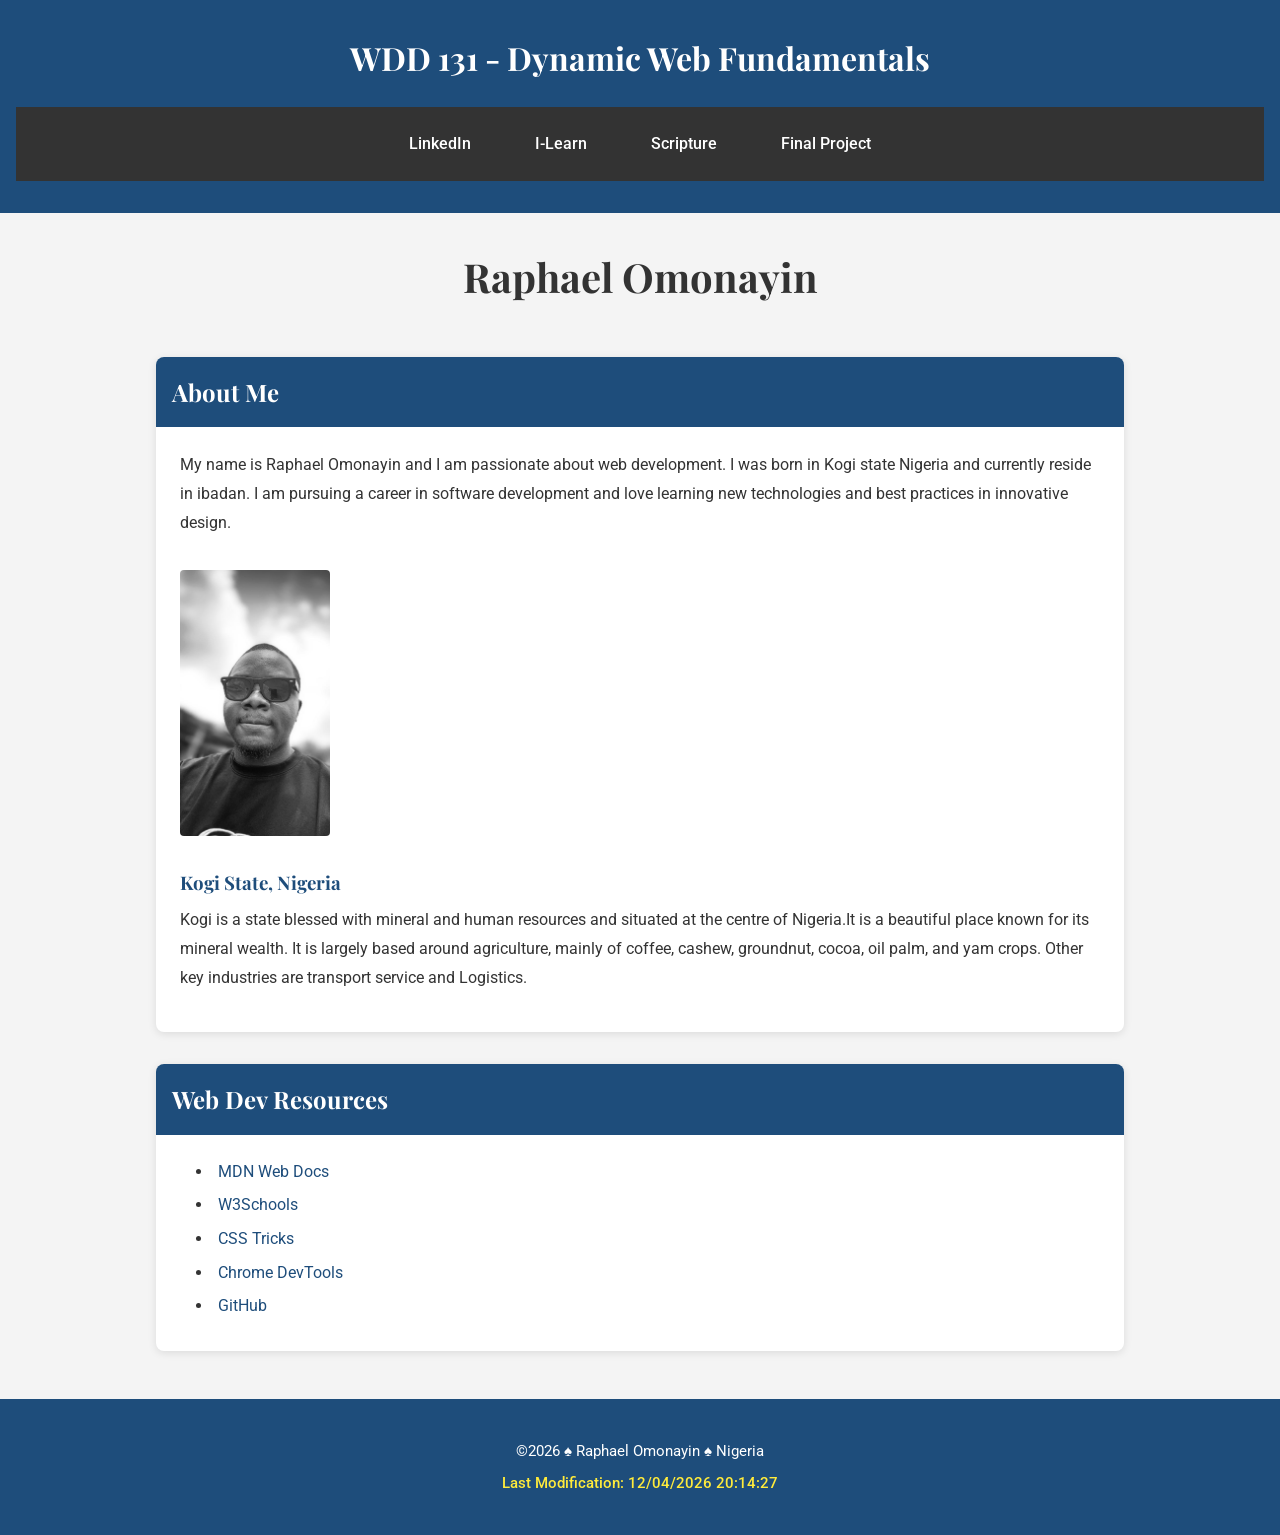
<file: index.html>
<!DOCTYPE html>
<html lang="en">
<head>
    <meta charset="UTF-8">
    <meta name="viewport" content="width=device-width, initial-scale=1.0">
    <title>WDD 131 - Dynamic Web Fundamentals - Raphael Omonayin</title>
    <meta name="description" content="WDD 131 - Dynamic Web Fundamentals - Raphael Omonayin. Learn web development fundamentals including HTML, CSS, and JavaScript in this comprehensive course.">
    <meta name="author" content="Raphael Omonayin">
    <link rel="preconnect" href="https://fonts.googleapis.com">
    <link rel="preconnect" href="https://fonts.gstatic.com" crossorigin>
    <link href="https://fonts.googleapis.com/css2?family=Roboto:wght@400;700&family=Playfair+Display:wght@700&display=swap" rel="stylesheet">
    <link rel="stylesheet" href="styles/base.css">
    <script src="scripts/getdates.js" defer></script>
</head>
<body>
    <header>
        <span id="course-title">WDD 131 - Dynamic Web Fundamentals</span>
        <nav>
            <a href="https://www.linkedin.com">LinkedIn</a>
            <a href="https://byupw.instructure.com/">I-Learn</a>
            <a href="https://www.churchofjesuschrist.org/study/scriptures">Scripture</a>
            <a href="#">Final Project</a>
        </nav>
    </header>

    <main>
        <h1>Raphael Omonayin</h1>

        <section class="card">
            <h2>About Me</h2>
            <div class="card-content">
                <p>
                    My name is Raphael Omonayin and I am passionate about web development. I was born in Kogi state Nigeria and currently reside in ibadan. I am pursuing a career in software development and love learning new technologies and best practices in innovative design.
                </p>
                <img src="images/profile.jpeg" alt="my profile">
                <h3>Kogi State, Nigeria</h3>
                <p>
                    Kogi is a state blessed with mineral and human resources and situated at the centre of Nigeria.It is a beautiful place known for its mineral wealth. It is largely based around agriculture, mainly of coffee, cashew, groundnut, cocoa, oil palm, and yam crops. Other key industries are transport service and Logistics.
                </p>
            </div>
        </section>

        <section class="card">
            <h2>Web Dev Resources</h2>
            <div class="card-content">
                <ul>
                    <li><a href="https://developer.mozilla.org">MDN Web Docs</a></li>
                    <li><a href="https://www.w3schools.com">W3Schools</a></li>
                    <li><a href="https://css-tricks.com">CSS Tricks</a></li>
                    <li><a href="https://developer.chrome.com">Chrome DevTools</a></li>
                    <li><a href="https://github.com">GitHub</a></li>
                </ul>
            </div>
        </section>
    </main>

    <footer>
        <p>&copy;<span id="currentyear"></span> ♠️ Raphael Omonayin ♠️ Nigeria</p>
        <p id="lastModified"></p>
    </footer>
</body>
</html>
</file>
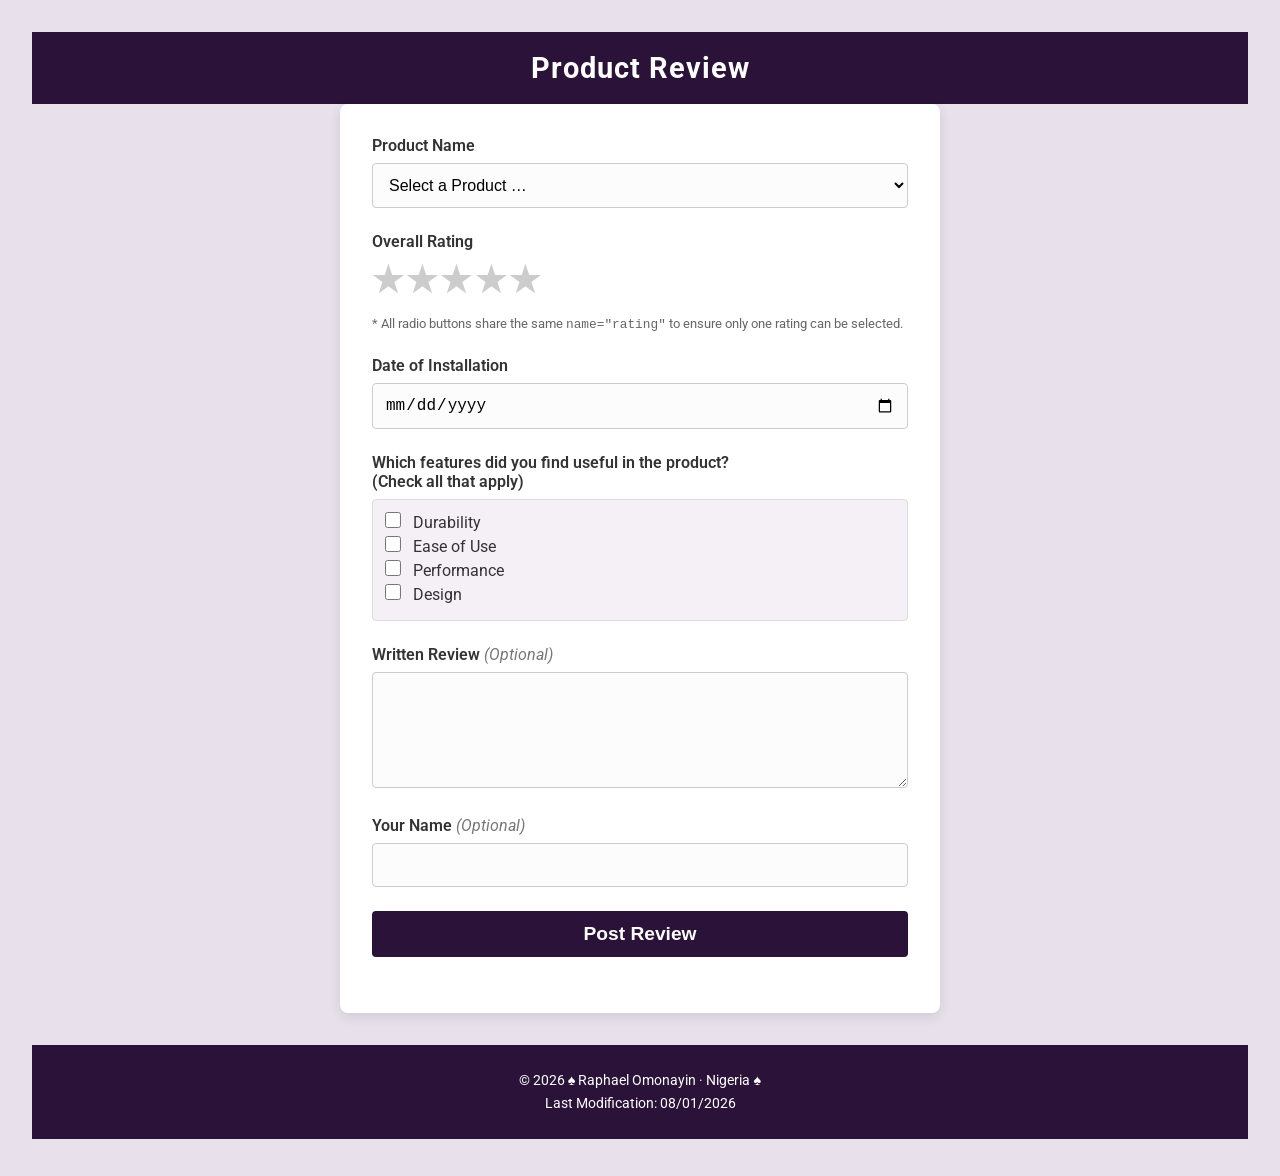
<file: form.html>
<!DOCTYPE html>
<html lang="en">
<head>
  <meta charset="UTF-8">
  <meta name="viewport" content="width=device-width, initial-scale=1.0">
  <title>Product Review Form</title>
  <meta name="description" content="Product Review Form for submitting feedback on products. Please fill out the required fields and submit your review.">
  <meta name="author" content="Raphael Omonayin">
  <link rel="stylesheet" href="styles/form.css">
  <link rel="preconnect" href="https://fonts.googleapis.com">
  <link rel="preconnect" href="https://fonts.gstatic.com" crossorigin>
  <link href="https://fonts.googleapis.com/css2?family=Roboto:wght@400;700&family=Playfair+Display:wght@700&display=swap" rel="stylesheet">
  <script src="scripts/products.js" defer></script>
  <script src="scripts/form.js" defer></script>
</head>
<body>

  <header>
        <h1>Product Review</h1>
    </header>

    <main>
        <form action="review.html" method="get" id="reviewForm">
            <div class="form-group">
                <label for="productName">Product Name</label>
                <select id="productName" name="productName" required>
                    <option value="" disabled selected>Select a Product …</option>
                </select>
            </div>

            <div class="form-group">
                <label>Overall Rating</label>
                <div class="star-rating">
                    <input type="radio" id="star5" name="rating" value="5" required>
                    <label for="star5" title="5 stars">★</label>

                    <input type="radio" id="star4" name="rating" value="4" required>
                    <label for="star4" title="4 stars">★</label>

                    <input type="radio" id="star3" name="rating" value="3" required>
                    <label for="star3" title="3 stars">★</label>

                    <input type="radio" id="star2" name="rating" value="2" required>
                    <label for="star2" title="2 stars">★</label>

                    <input type="radio" id="star1" name="rating" value="1" required>
                    <label for="star1" title="1 star">★</label>
                </div>
                <p class="helper-text">* All radio buttons share the same <code>name="rating"</code> to ensure only one rating can be selected.</p>
            </div>

            <div class="form-group">
                <label for="installDate">Date of Installation</label>
                <input type="date" id="installDate" name="installDate" required>
            </div>

            <div class="form-group">
                <label>Which features did you find useful in the product? <br />(Check all that apply)</label>
                <div class="checkbox-group">
                    <div class="checkbox-item">
                        <input type="checkbox" id="feature1" name="features" value="Durability" />
                        <label for="feature1">Durability</label>
                    </div>
                    <div class="checkbox-item">
                        <input type="checkbox" id="feature2" name="features" value="Ease of Use" />
                        <label for="feature2">Ease of Use</label>
                    </div>
                    <div class="checkbox-item">
                        <input type="checkbox" id="feature3" name="features" value="Performance" />
                        <label for="feature3">Performance</label>
                    </div>
                    <div class="checkbox-item">
                        <input type="checkbox" id="feature4" name="features" value="Design" />
                        <label for="feature4">Design</label>
                    </div>
                </div>
            </div>

            <div class="form-group">
                <label for="writtenReview">Written Review <span class="optional">(Optional)</span></label>
                <textarea id="writtenReview" name="writtenReview" rows="5"></textarea>
            </div>

            <div class="form-group">
                <label for="userName">Your Name <span class="optional">(Optional)</span></label>
                <input type="text" id="userName" name="userName" />
            </div>

            <div class="form-group submit-group">
                <input type="submit" value="Post Review" />
            </div>
        </form>
    </main>


  <footer class="site-footer">
    <p>&copy; 2026 ♠️ Raphael Omonayin &middot; Nigeria ♠️ </p>
    <p>Last Modification: 08/01/2026</p>
  </footer>
</body>
</html>
</file>
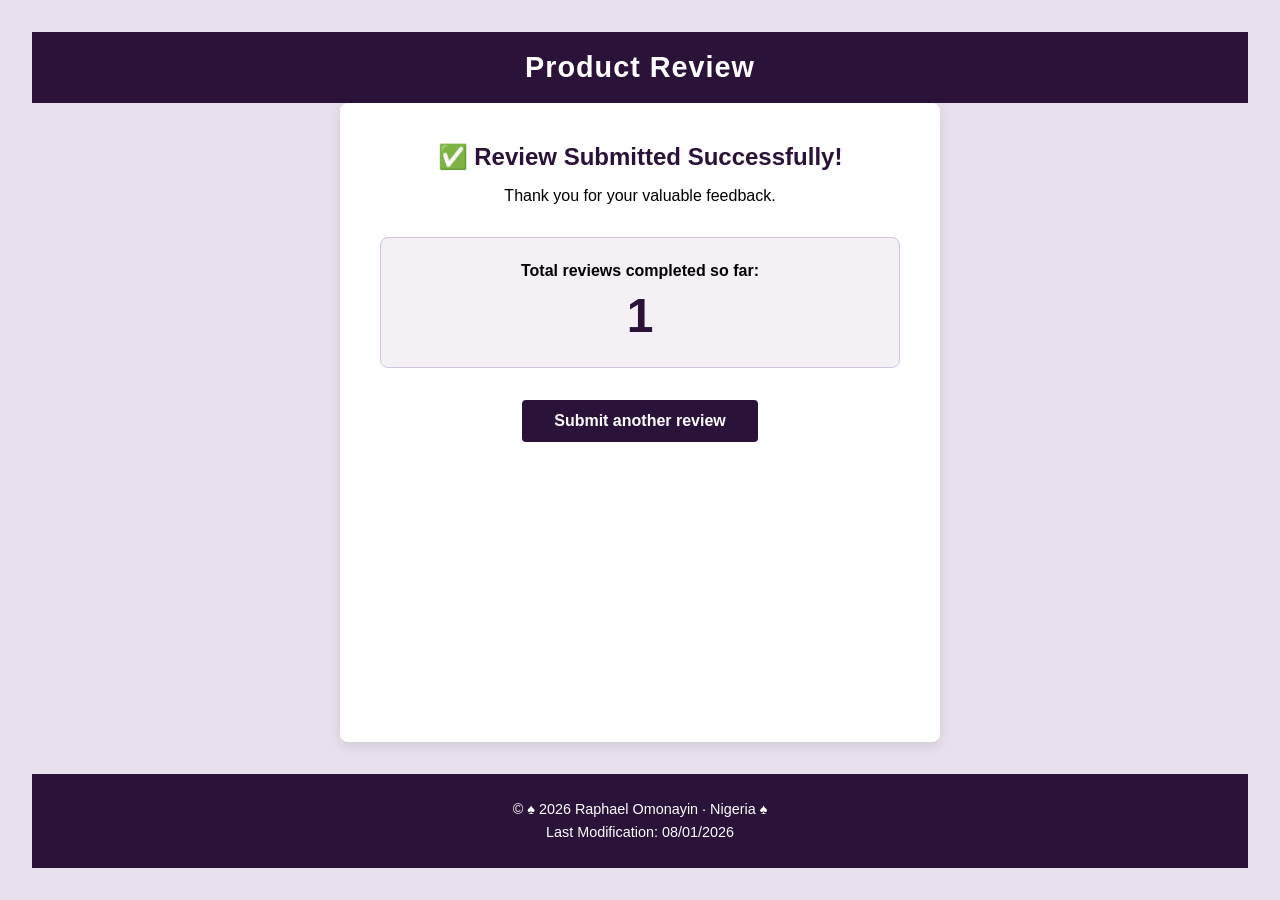
<file: review.html>
<!DOCTYPE html>
<html lang="en">
<head>
  <meta charset="UTF-8">
  <meta name="viewport" content="width=device-width, initial-scale=1.0">
  <title>Review Submitted — Product Review</title>
  <link rel="stylesheet" href="styles/form.css">
  <script src="scripts/products.js" defer></script>
  <script src="scripts/review.js" defer></script>
</head>
<body>

 <header>
        <h1>Product Review</h1>
    </header>

    <main>
        <div class="confirmation-box">
            <h2>✅ Review Submitted Successfully!</h2>
            <p>Thank you for your valuable feedback.</p>
            
            <div class="counter-box">
                <p>Total reviews completed so far:</p>
                <span id="reviewCounter">0</span>
            </div>

            <a href="form.html" class="back-link">Submit another review</a>
        </div>
    </main>

  <footer class="site-footer">
    <p>&copy; ♠️ 2026 Raphael Omonayin &middot; Nigeria ♠️ </p>
    <p>Last Modification: 08/01/2026</p>
  </footer>
</body>
</html>
</file>
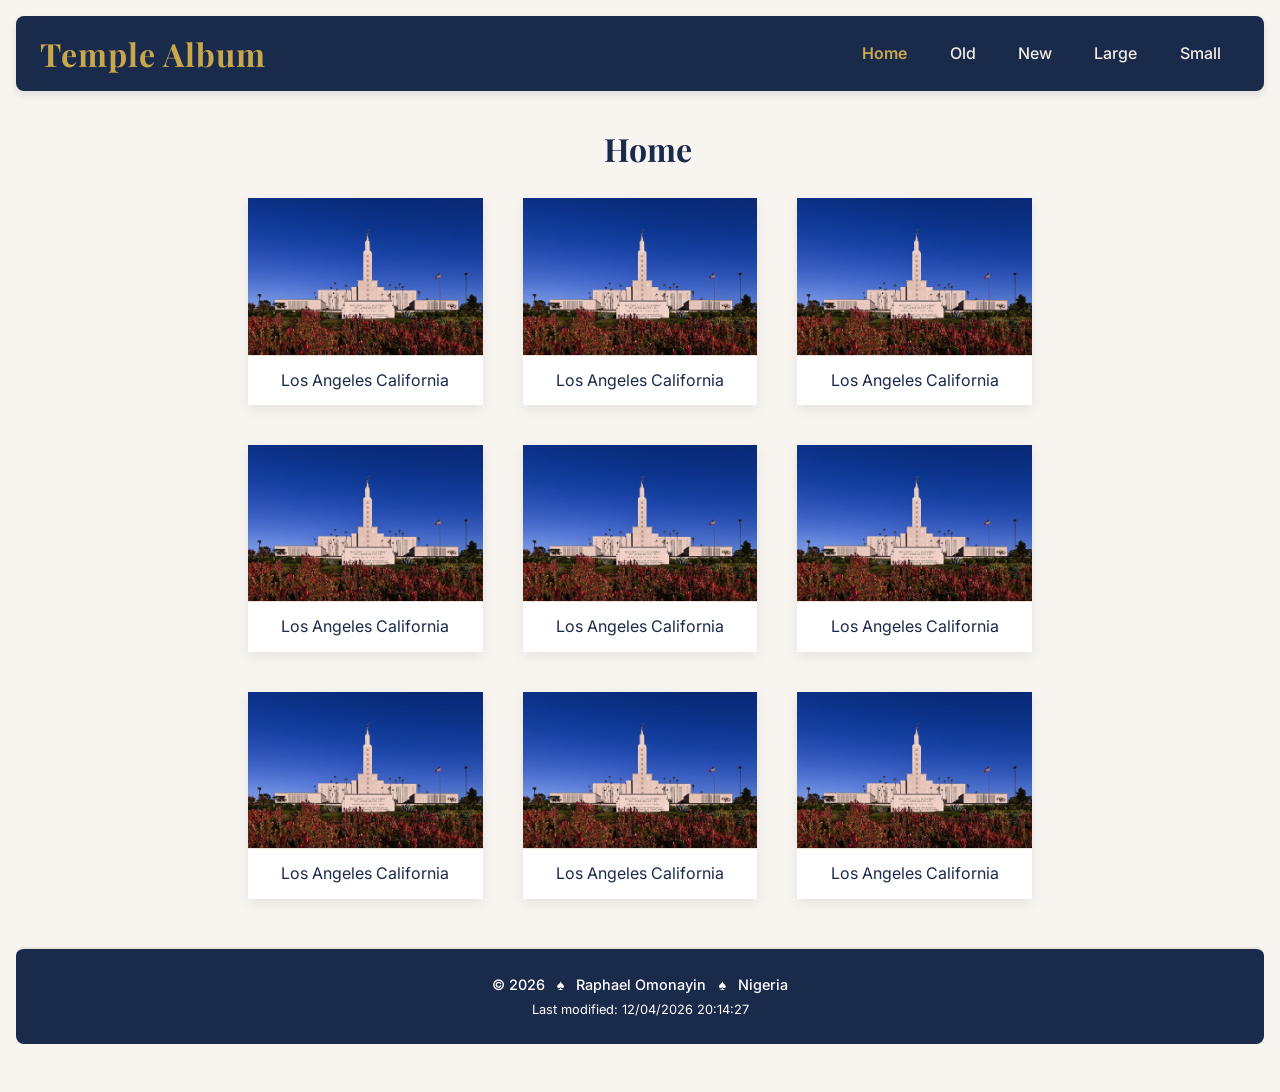
<file: temples.html>
<!DOCTYPE html>
<html lang="en">
<head>
    <meta charset="UTF-8">
    <meta name="viewport" content="width=device-width, initial-scale=1.0">
    <title>Temple Album</title>
    <meta name="description" content="WDD 131 - Temple Album - Raphael Omonayin. Discover a collection of temple images in this album, showcasing various temple architecture.">
    <meta name="author" content="Raphael Omonayin">
    <link rel="preconnect" href="https://fonts.googleapis.com">
    <link rel="preconnect" href="https://fonts.gstatic.com" crossorigin>
    <link href="https://fonts.googleapis.com/css2?family=Playfair+Display:wght@400;700&family=Inter:wght@300;400;600&display=swap" rel="stylesheet">
    <link rel="stylesheet" href="styles/temples.css">
    <link rel="stylesheet" href="styles/temples-large.css">
    <script defer src="scripts/temples.js"></script>
</head>
<body>
    <header>
        <div class="header-inner">
            <div class="logo-area">
                <h1 class="site-title">Temple Album</h1>
                <button id="hamburger-btn" aria-label="Toggle navigation menu">
                    <span class="hamburger-icon">☰</span>
                    <span class="close-icon">✕</span>
                </button>
            </div>

            <nav id="main-nav">
                <ul class="nav-list">
                    <li><a href="#" class="active">Home</a></li>
                    <li><a href="#">Old</a></li>
                    <li><a href="#">New</a></li>
                    <li><a href="#">Large</a></li>
                    <li><a href="#">Small</a></li>
                </ul>
            </nav>
        </div>
    </header>

    <main>
        <h2>Home</h2>
        <div class="gallery">

            <figure>
                <img src="images/angeles.jpeg" alt="Los Angeles California Temple" loading="lazy" />
                <figcaption>Los Angeles California</figcaption>
            </figure>

            <figure>
                <img src="images/angeles.jpeg" alt="Los Angeles California Temple" loading="lazy" />
                <figcaption>Los Angeles California</figcaption>
            </figure>

            <figure>
                <img src="images/angeles.jpeg" alt="Los Angeles California Temple" loading="lazy" />
                <figcaption>Los Angeles California</figcaption>
            </figure>

            <figure>
                <img src="images/angeles.jpeg" alt="Los Angeles California Temple" loading="lazy" />
                <figcaption>Los Angeles California</figcaption>
            </figure>

            <figure>
                <img src="images/angeles.jpeg" alt="Los Angeles California Temple" loading="lazy" />
                <figcaption>Los Angeles California</figcaption>
            </figure>

            <figure>
                <img src="images/angeles.jpeg" alt="Los Angeles California Temple" loading="lazy" />
                <figcaption>Los Angeles California</figcaption>
            </figure>

            <figure>
                <img src="images/angeles.jpeg" alt="Los Angeles California Temple" loading="lazy" />
                <figcaption>Los Angeles California</figcaption>
            </figure>

            <figure>
                <img src="images/angeles.jpeg" alt="Los Angeles California Temple" loading="lazy" />
                <figcaption>Los Angeles California</figcaption>
            </figure>

            <figure>
                <img src="images/angeles.jpeg" alt="Los Angeles California Temple" loading="lazy" />
                <figcaption>Los Angeles California</figcaption>
            </figure>

        </div>
    </main>

    <footer>
        <p>
            &copy; <span id="copyright-year"></span>
            &nbsp; ♠️ &nbsp; Raphael Omonayin &nbsp; ♠️ &nbsp; Nigeria
        </p>
        <p id="last-modified"></p>
    </footer>

</body>
</html>
</file>
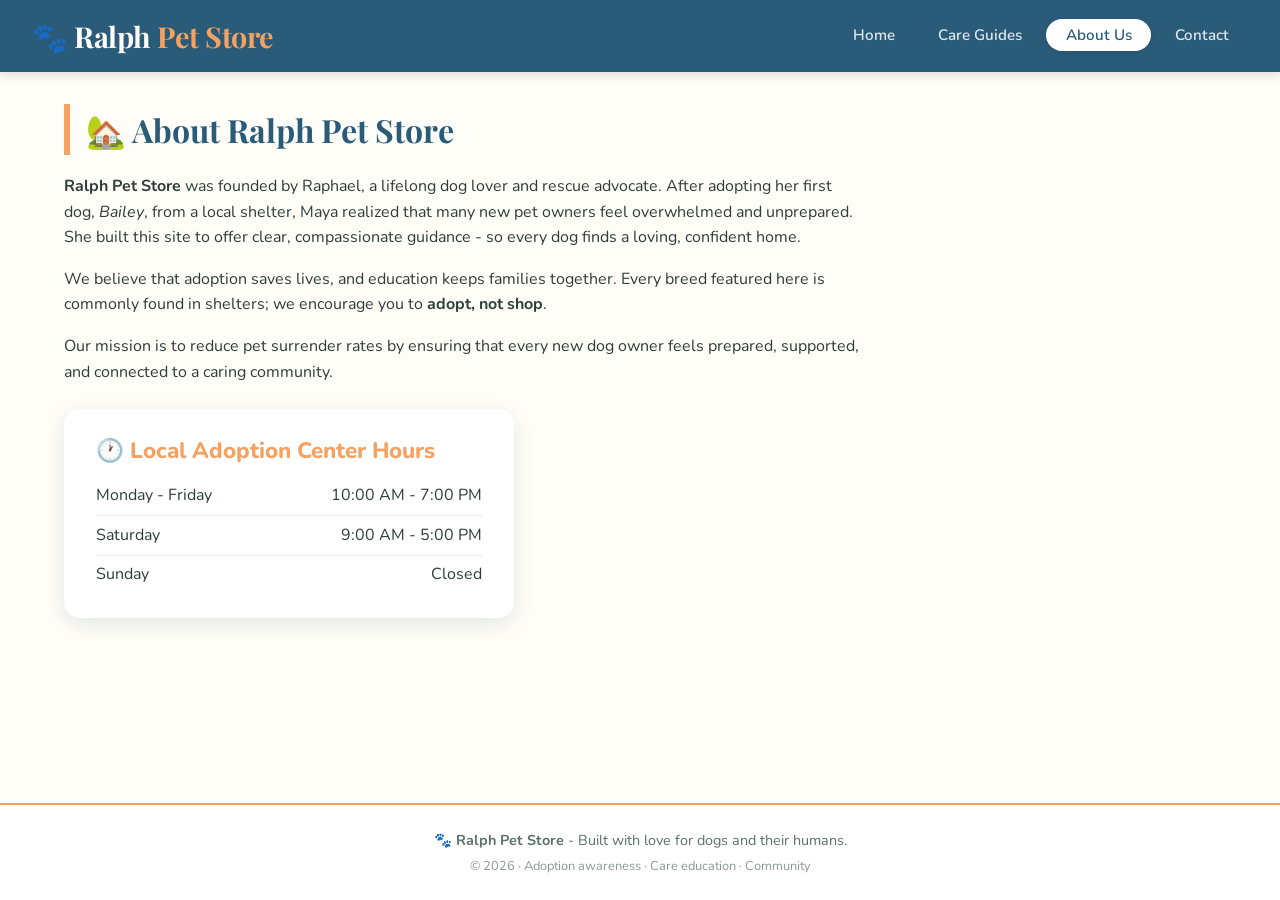
<file: project/about-us.html>
<!DOCTYPE html>
<html lang="en">
<head>
    <meta charset="UTF-8">
    <meta name="viewport" content="width=device-width, initial-scale=1.0">
    <title>🐾 Ralph & Pet Store — About Us</title>
    <meta name="description" content="Ralph Pet Store website is a comprehensive resource for dog owners and those considering adoption.">
    <meta name="author" content="Raphael Omonayin">
    <link rel="preconnect" href="https://fonts.googleapis.com">
    <link rel="preconnect" href="https://fonts.gstatic.com" crossorigin>
    <link href="https://fonts.googleapis.com/css2?family=Nunito:wght@400;600;800&family=Playfair+Display:wght@700&display=swap" rel="stylesheet"> 
    <link rel="stylesheet" href="./style/pet.css">
    <script src="./scripts/pet.js" defer></script>
</head>
<body>

    <nav>
        <div class="logo">🐾 Ralph<span> Pet Store</span></div>
        <ul class="nav-links">
            <li><a href="pet-home.html">Home</a></li>
            <li><a href="care-guide.html">Care Guides</a></li>
            <li><a href="about-us.html" class="active">About Us</a></li>
            <li><a href="contact.html">Contact</a></li>
        </ul>
    </nav>

    <main class="container">

        <section id="page-about" class="page active-page">
            <h2>🏡 About Ralph Pet Store</h2>

            <div class="about-content">
                <p>
                    <strong>Ralph Pet Store</strong> was founded by Raphael, a lifelong dog lover and rescue advocate.
                    After adopting her first dog, <em>Bailey</em>, from a local shelter, Maya realized that many new
                    pet owners feel overwhelmed and unprepared. She built this site to offer clear, compassionate
                    guidance - so every dog finds a loving, confident home.
                </p>
                <p>
                    We believe that adoption saves lives, and education keeps families together. Every breed featured
                    here is commonly found in shelters; we encourage you to <strong>adopt, not shop</strong>.
                </p>
                <p>
                    Our mission is to reduce pet surrender rates by ensuring that every new dog owner feels prepared,
                    supported, and connected to a caring community.
                </p>

                <div class="hours-box">
                    <h3>🕐 Local Adoption Center Hours</h3>
                    <ul>
                        <li><span>Monday - Friday</span> <span>10:00 AM - 7:00 PM</span></li>
                        <li><span>Saturday</span> <span>9:00 AM - 5:00 PM</span></li>
                        <li><span>Sunday</span> <span>Closed</span></li>
                    </ul>
                </div>
            </div>
        </section>

    </main>

    <footer>
        <p><strong>🐾 Ralph Pet Store</strong> - Built with love for dogs and their humans.</p>
        <p class="footer-sub">© 2026 · Adoption awareness · Care education · Community</p>
    </footer>

</body>
</html>
</file>
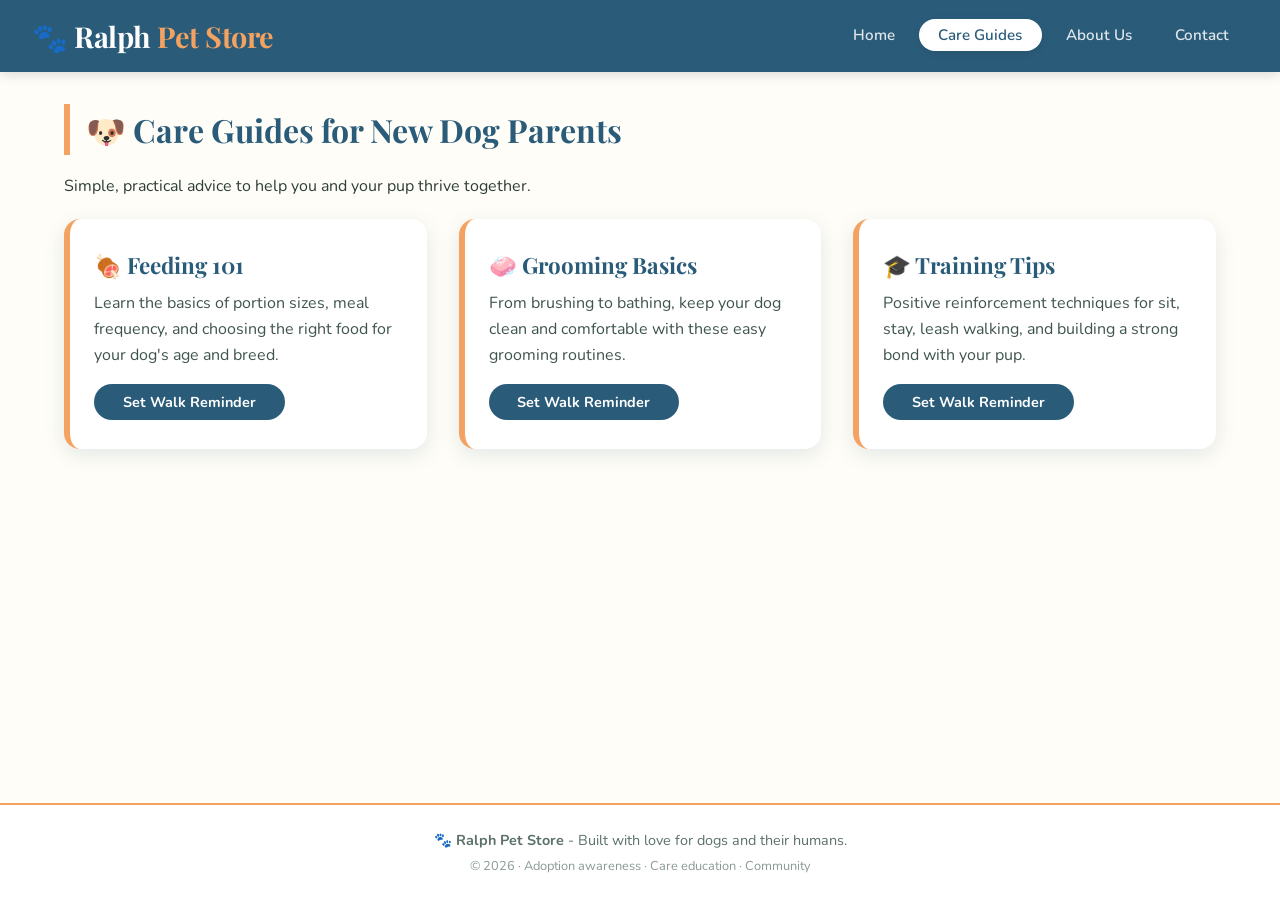
<file: project/care-guide.html>
<!DOCTYPE html>
<html lang="en">
<head>
    <meta charset="UTF-8" />
    <meta name="viewport" content="width=device-width, initial-scale=1.0" />
    <title>🐾 Ralph & Pet Store — Care Guides</title>
    <meta name="description" content="Ralph Pet Store website is a comprehensive resource for dog owners and those considering adoption.">
    <meta name="author" content="Raphael Omonayin">
    <link rel="preconnect" href="https://fonts.googleapis.com" />
    <link rel="preconnect" href="https://fonts.gstatic.com" crossorigin />
    <link href="https://fonts.googleapis.com/css2?family=Nunito:wght@400;600;800&family=Playfair+Display:wght@700&display=swap" rel="stylesheet">
    <link rel="stylesheet" href="./style/pet.css" />
    <script src="./scripts/pet.js" defer></script>
</head>
<body>

    <nav>
        <div class="logo">🐾 Ralph <span> Pet Store</span></div>
        <ul class="nav-links">
            <li><a href="pet-home.html">Home</a></li>
            <li><a href="care-guide.html" class="active">Care Guides</a></li>
            <li><a href="about-us.html">About Us</a></li>
            <li><a href="contact.html">Contact</a></li>
        </ul>
    </nav>

    <main class="container">

        <section id="page-care" class="page active-page">
            <h2>🐶 Care Guides for New Dog Parents</h2>
            <p class="page-intro">Simple, practical advice to help you and your pup thrive together.</p>

            <div class="care-grid">
                <div class="care-card">
                    <h3>🍖 Feeding 101</h3>
                    <p>Learn the basics of portion sizes, meal frequency, and choosing the right food for your dog's age and breed.</p>
                    <button class="reminder-btn" data-reminder="Feeding 101">Set Walk Reminder</button>
                </div>

                <div class="care-card">
                    <h3>🧼 Grooming Basics</h3>
                    <p>From brushing to bathing, keep your dog clean and comfortable with these easy grooming routines.</p>
                    <button class="reminder-btn" data-reminder="Grooming Basics">Set Walk Reminder</button>
                </div>

                <div class="care-card">
                    <h3>🎓 Training Tips</h3>
                    <p>Positive reinforcement techniques for sit, stay, leash walking, and building a strong bond with your pup.</p>
                    <button class="reminder-btn" data-reminder="Training Tips">Set Walk Reminder</button>
                </div>
            </div>
        </section>

    </main>

    <footer>
        <p><strong>🐾 Ralph Pet Store</strong> - Built with love for dogs and their humans.</p>
        <p class="footer-sub">© 2026 · Adoption awareness · Care education · Community</p>
    </footer>

</body>
</html>
</file>
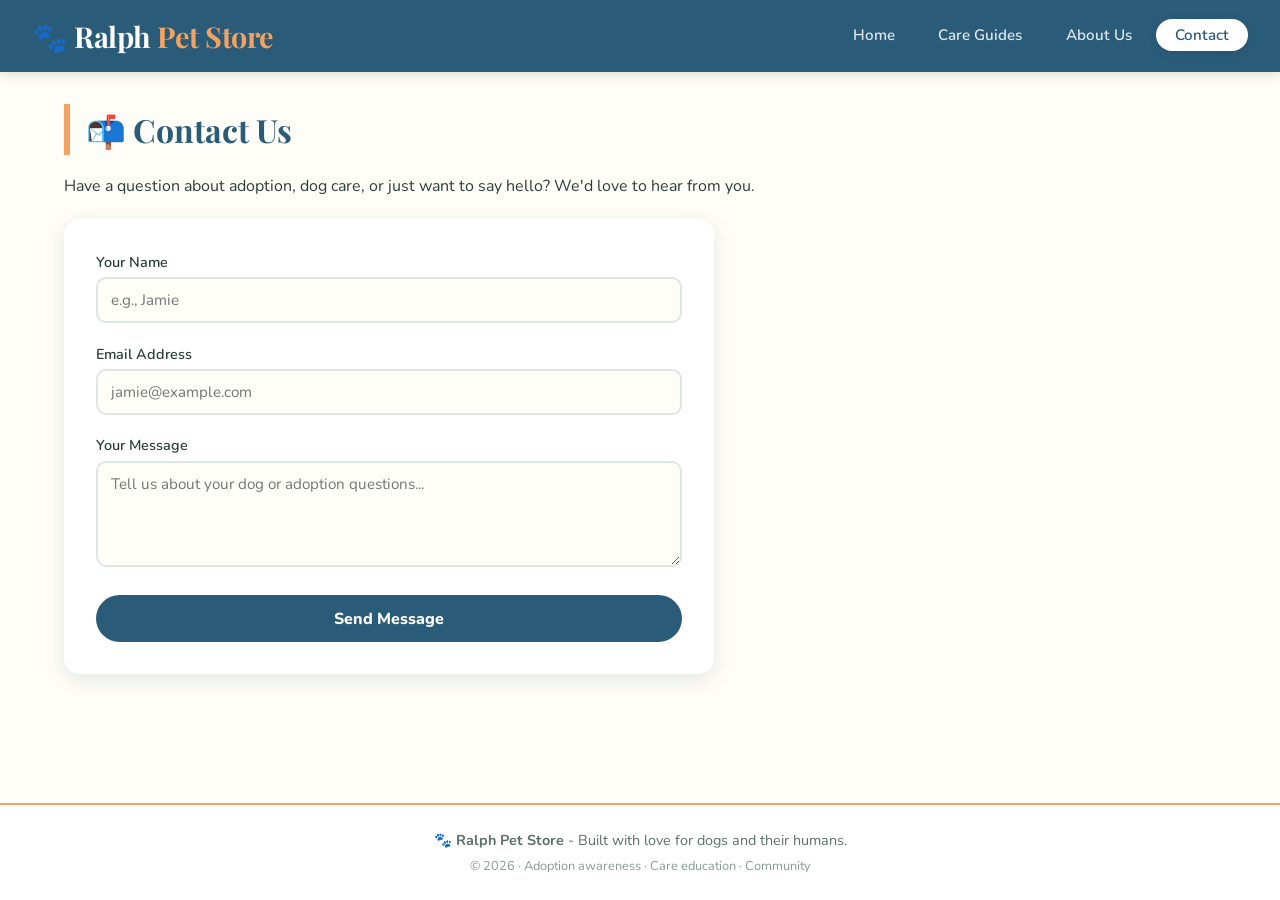
<file: project/contact.html>
<!DOCTYPE html>
<html lang="en">
<head>
    <meta charset="UTF-8">
    <meta name="viewport" content="width=device-width, initial-scale=1.0">
    <title>🐾 Ralph & Pet Store — Contact</title>
    <meta name="description" content="Ralph Pet Store website is a comprehensive resource for dog owners and those considering adoption.">
    <meta name="author" content="Raphael Omonayin">
    <link rel="preconnect" href="https://fonts.googleapis.com">
    <link rel="preconnect" href="https://fonts.gstatic.com" crossorigin>
    <link href="https://fonts.googleapis.com/css2?family=Nunito:wght@400;600;800&family=Playfair+Display:wght@700&display=swap" rel="stylesheet">
    <link rel="stylesheet" href="./style/pet.css" />
    <script src="./scripts/pet.js" defer></script>
</head>
<body>

    <nav>
        <div class="logo">🐾 Ralph <span> Pet Store</span></div>
        <ul class="nav-links">
            <li><a href="pet-home.html">Home</a></li>
            <li><a href="care-guide.html">Care Guides</a></li>
            <li><a href="about-us.html">About Us</a></li>
            <li><a href="contact.html" class="active">Contact</a></li>
        </ul>
    </nav>


    <main class="container">

        <section id="page-contact" class="page active-page">
            <h2>📬 Contact Us</h2>
            <p class="page-intro">Have a question about adoption, dog care, or just want to say hello? We'd love to hear from you.</p>

            <div class="contact-wrapper">
                <div class="contact-form">
                    <form id="contactForm" novalidate>
                        <div class="form-group" id="nameGroup">
                            <label for="formName">Your Name</label>
                            <input type="text" id="formName" placeholder="e.g., Jamie" required>
                            <div class="error-msg">Please enter your name.</div>
                        </div>

                        <div class="form-group" id="emailGroup">
                            <label for="formEmail">Email Address</label>
                            <input type="email" id="formEmail" placeholder="jamie@example.com" required>
                            <div class="error-msg">Please enter a valid email address.</div>
                        </div>

                        <div class="form-group" id="messageGroup">
                            <label for="formMessage">Your Message</label>
                            <textarea id="formMessage" rows="4" placeholder="Tell us about your dog or adoption questions..." required></textarea>
                            <div class="error-msg">Please enter a message.</div>
                        </div>

                        <button type="submit" class="submit-btn">Send Message</button>
                        <div class="form-success" id="formSuccess">✅ Thank you! Your message has been sent.</div>
                    </form>
                </div>
            </div>
        </section>

    </main>

    <footer>
        <p><strong>🐾 Ralph Pet Store</strong> - Built with love for dogs and their humans.</p>
        <p class="footer-sub">© 2026 · Adoption awareness · Care education · Community</p>
    </footer>

</body>
</html>
</file>
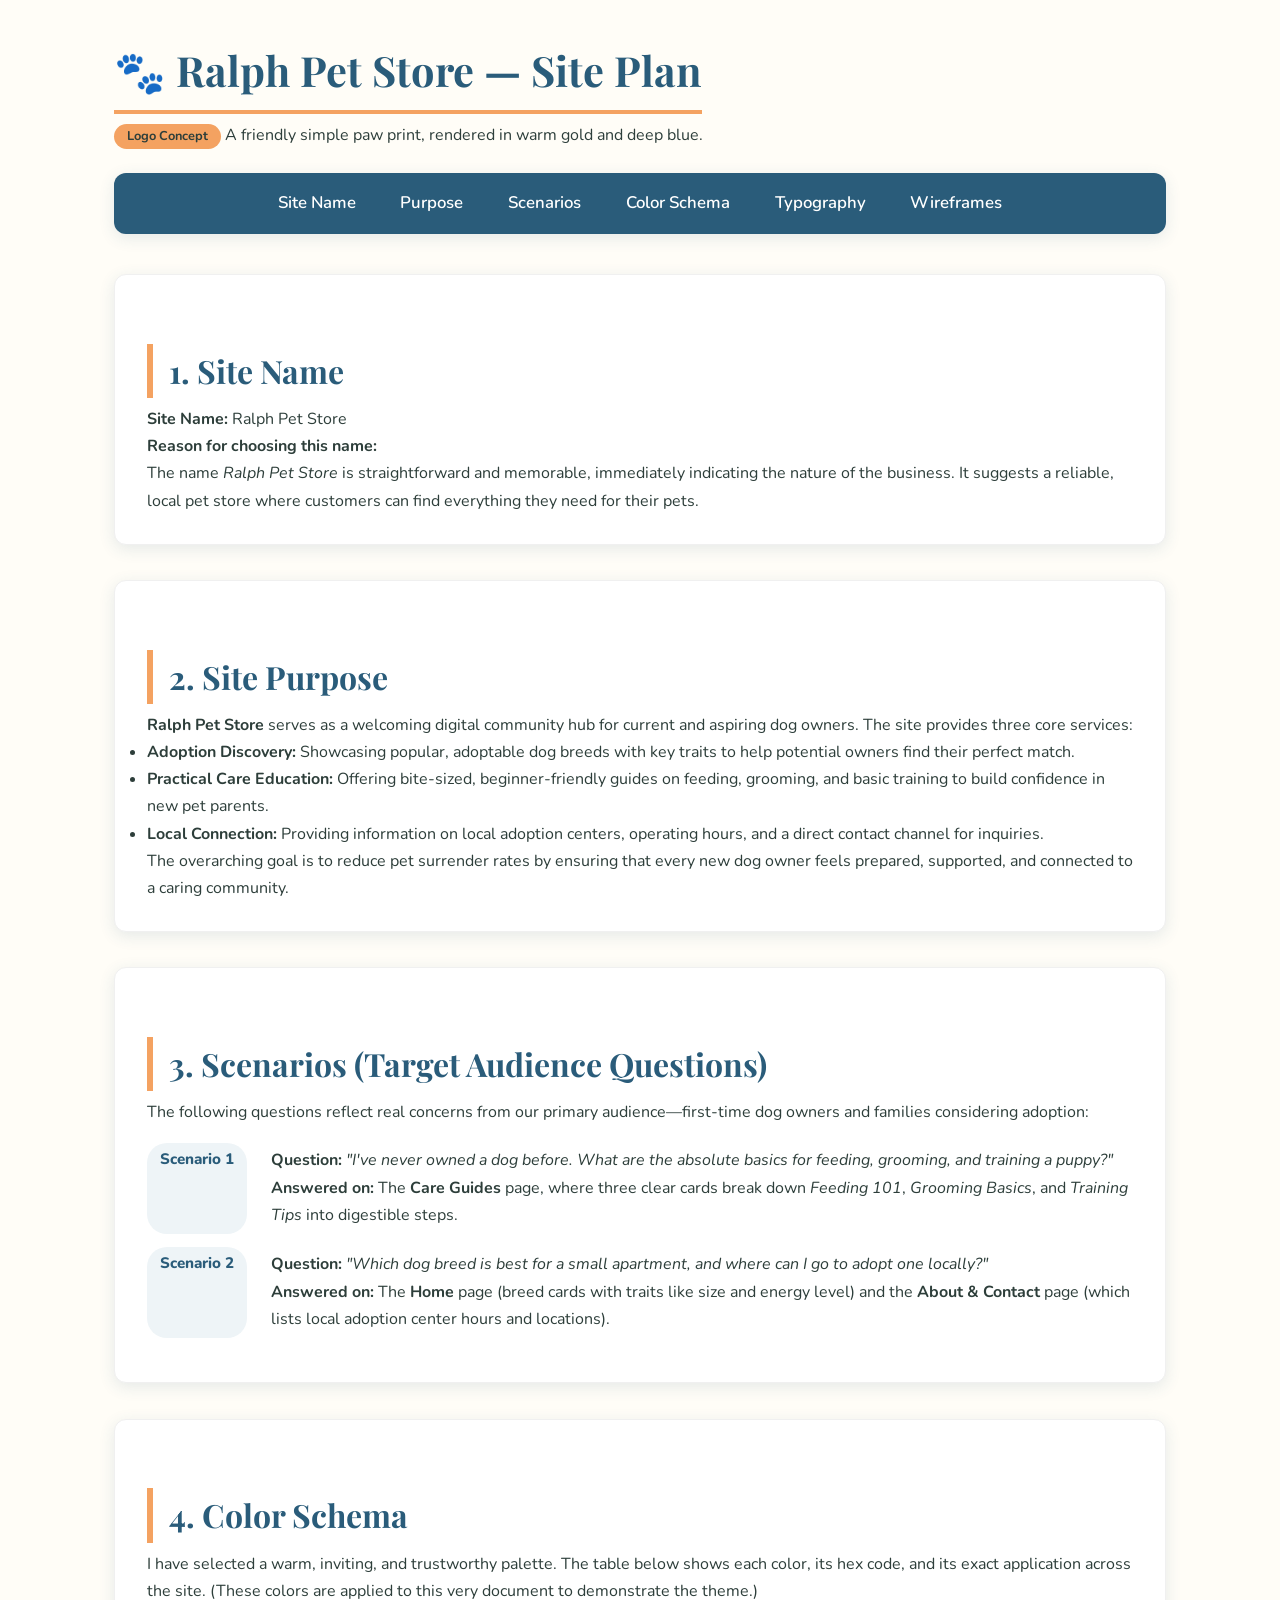
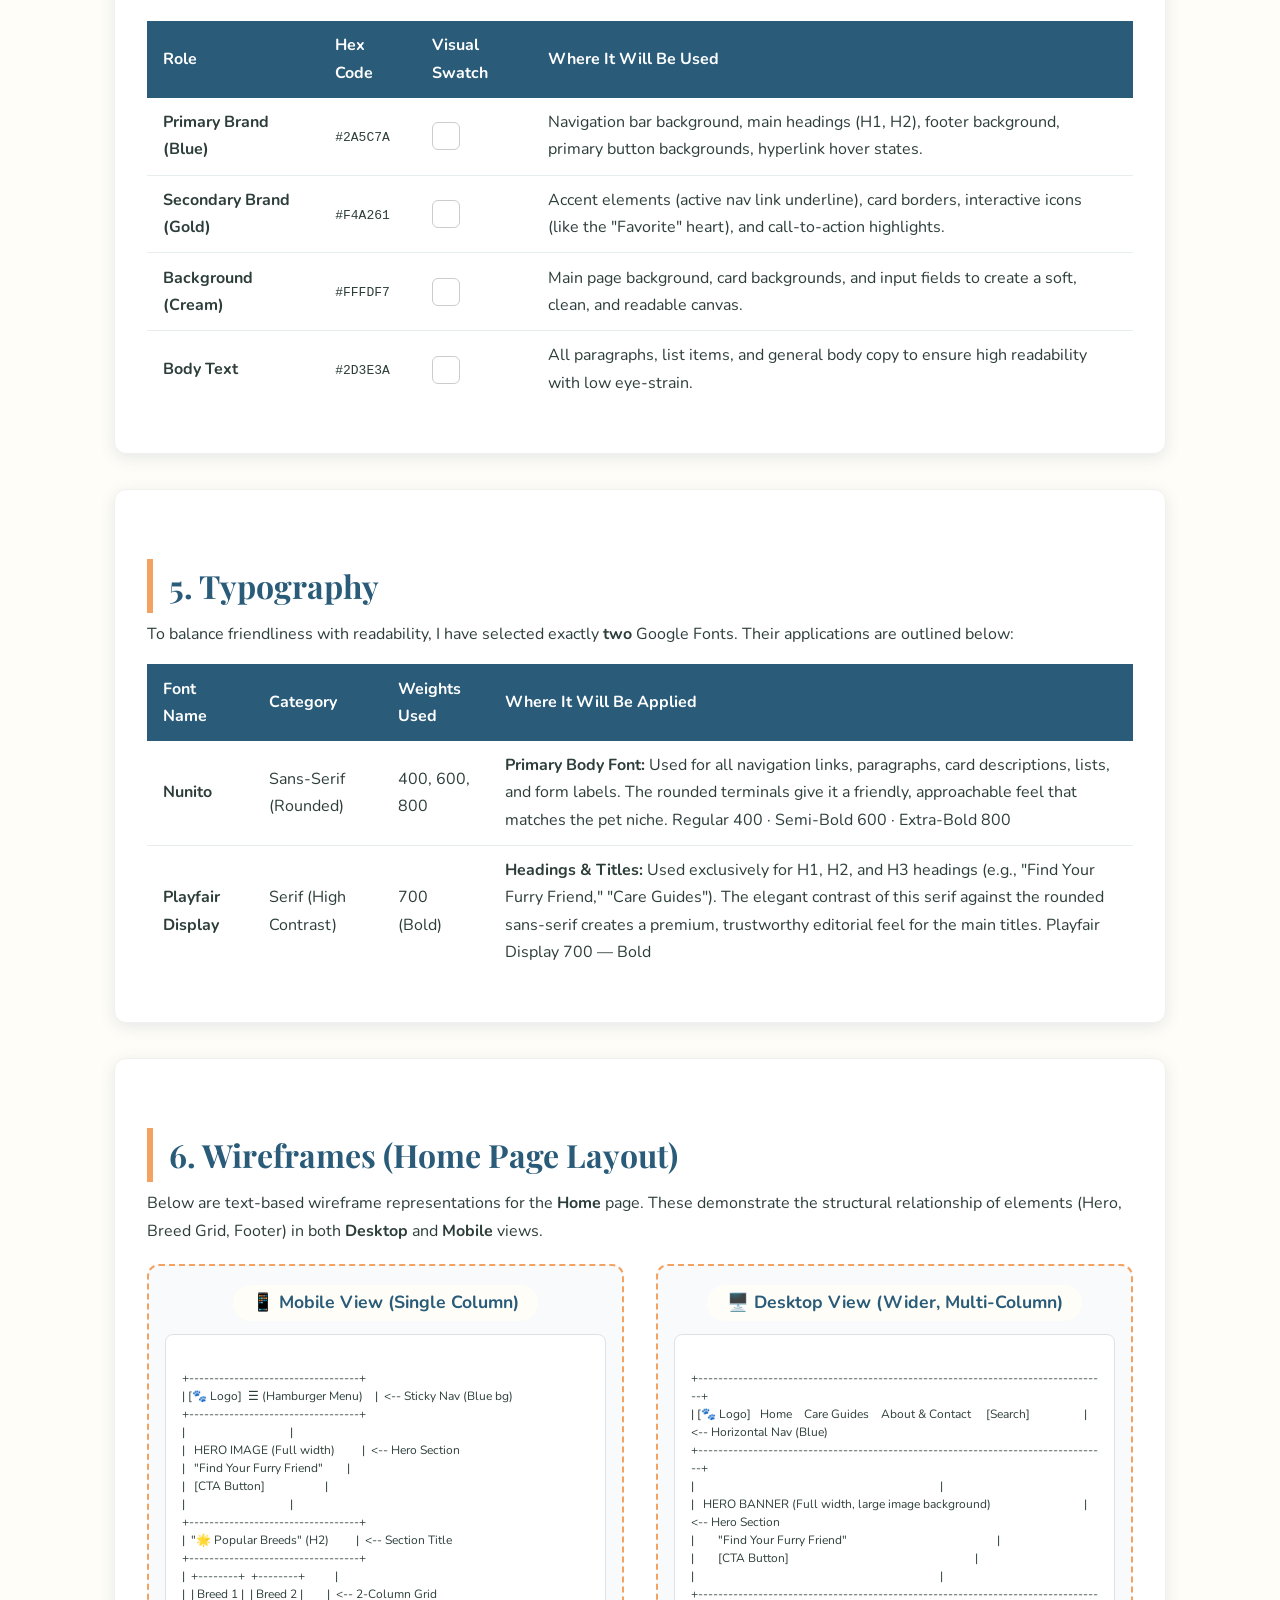
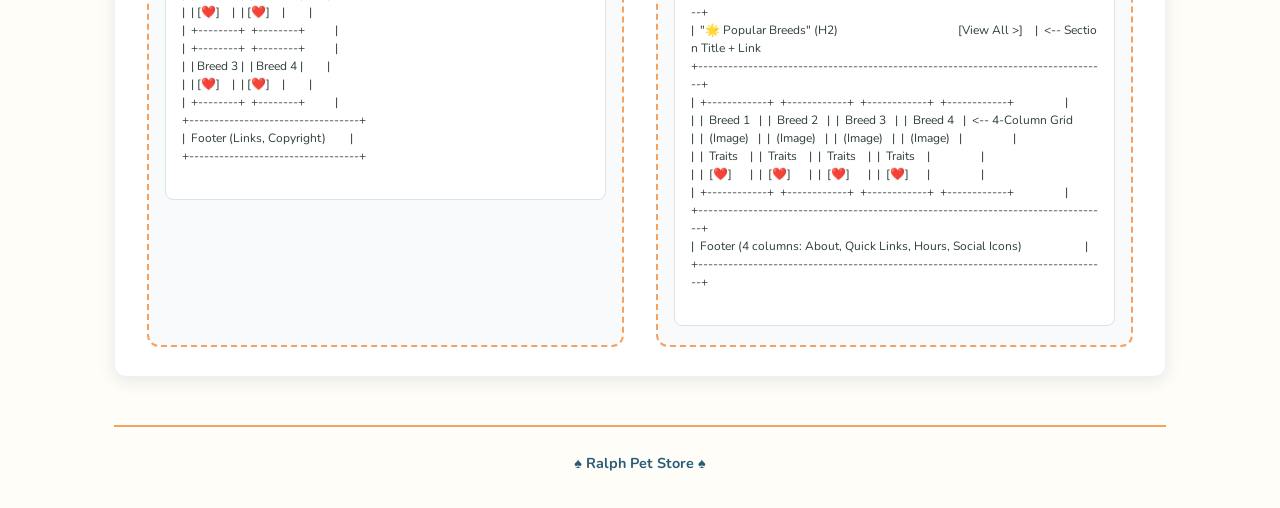
<file: project/siteplan.html>
<!DOCTYPE html>
<html lang="en">
<head>
    <meta charset="UTF-8">
    <meta name="viewport" content="width=device-width, initial-scale=1.0">
    <title> 🐾 Ralph Pet Store </title>
    <meta name="description" content="Site Plan - Ralph Pet Store website is a comprehensive resource for dog owners and those considering adoption.">
    <meta name="author" content="Raphael Omonayin">
    <link rel="preconnect" href="https://fonts.googleapis.com">
    <link rel="preconnect" href="https://fonts.gstatic.com" crossorigin>
    <link href="https://fonts.googleapis.com/css2?family=Nunito:wght@400;600;800&family=Playfair+Display:wght@700&display=swap" rel="stylesheet">
    <link rel="stylesheet" href="style/siteplan.css">
</head>
<body>
    <header>
        <h1>🐾 Ralph Pet Store — Site Plan</h1>
        <p>
            <span class="badge">Logo Concept</span> A friendly simple paw print, rendered in warm gold and deep blue.
        </p>
    </header>
    <nav aria-label="Table of contents">
        <ul>
            <li><a href="#site-name">Site Name</a></li>
            <li><a href="#purpose">Purpose</a></li>
            <li><a href="#scenarios">Scenarios</a></li>
            <li><a href="#color-schema">Color Schema</a></li>
            <li><a href="#typography">Typography</a></li>
            <li><a href="#wireframes">Wireframes</a></li>
        </ul>
    </nav>
    <main>

        <section id="site-name">
            <h2>1. Site Name</h2>
            <p><strong>Site Name:</strong> <span>Ralph Pet Store</span></p>
            <p><strong>Reason for choosing this name:</strong></p>
            <p>
                The name <em>Ralph Pet Store</em> is straightforward and memorable, immediately indicating the nature of the business.
                It suggests a reliable, local pet store where customers can find everything they need for their pets.
            </p>
        </section>

        <section id="purpose">
            <h2>2. Site Purpose</h2>
            <p>
                <strong>Ralph Pet Store</strong> serves as a welcoming digital community hub for current and aspiring dog owners.
                The site provides three core services:
            </p>
            <ul>
                <li><strong>Adoption Discovery:</strong> Showcasing popular, adoptable dog breeds with key traits to help potential owners find their perfect match.</li>
                <li><strong>Practical Care Education:</strong> Offering bite-sized, beginner-friendly guides on feeding, grooming, and basic training to build confidence in new pet parents.</li>
                <li><strong>Local Connection:</strong> Providing information on local adoption centers, operating hours, and a direct contact channel for inquiries.</li>
            </ul>
            <p>
                The overarching goal is to reduce pet surrender rates by ensuring that every new dog owner feels prepared, supported, and connected to a caring community.
            </p>
        </section>

        <section id="scenarios">
            <h2>3. Scenarios (Target Audience Questions)</h2>
            <p>The following questions reflect real concerns from our primary audience—first-time dog owners and families considering adoption:</p>

            <dl>
                <dt>Scenario 1</dt>
                <dd>
                    <strong>Question:</strong> <em>"I've never owned a dog before. What are the absolute basics for feeding, grooming, and training a puppy?"</em><br>
                    <strong>Answered on:</strong> The <strong>Care Guides</strong> page, where three clear cards break down <em>Feeding 101</em>, <em>Grooming Basics</em>, and <em>Training Tips</em> into digestible steps.
                </dd>

                <dt>Scenario 2</dt>
                <dd>
                    <strong>Question:</strong> <em>"Which dog breed is best for a small apartment, and where can I go to adopt one locally?"</em><br>
                    <strong>Answered on:</strong> The <strong>Home</strong> page (breed cards with traits like size and energy level) and the <strong>About &amp; Contact</strong> page (which lists local adoption center hours and locations).
                </dd>
            </dl>
        </section>

        <section id="color-schema">
            <h2>4. Color Schema</h2>
            <p>
                I have selected a warm, inviting, and trustworthy palette. The table below shows each color, its hex code, and its exact application across the site.
                <span>(These colors are applied to this very document to demonstrate the theme.)</span>
            </p>

            <table>
                <thead>
                    <tr>
                        <th>Role</th>
                        <th>Hex Code</th>
                        <th>Visual Swatch</th>
                        <th>Where It Will Be Used</th>
                    </tr>
                </thead>
                <tbody>
                    <tr>
                        <td><strong>Primary Brand (Blue)</strong></td>
                        <td><code>#2A5C7A</code></td>
                        <td><span class="color-swatch"></span></td>
                        <td>Navigation bar background, main headings (H1, H2), footer background, primary button backgrounds, hyperlink hover states.</td>
                    </tr>
                    <tr>
                        <td><strong>Secondary Brand (Gold)</strong></td>
                        <td><code>#F4A261</code></td>
                        <td><span class="color-swatch"></span></td>
                        <td>Accent elements (active nav link underline), card borders, interactive icons (like the "Favorite" heart), and call-to-action highlights.</td>
                    </tr>
                    <tr>
                        <td><strong>Background (Cream)</strong></td>
                        <td><code>#FFFDF7</code></td>
                        <td><span class="color-swatch"></span></td>
                        <td>Main page background, card backgrounds, and input fields to create a soft, clean, and readable canvas.</td>
                    </tr>
                    <tr>
                        <td><strong>Body Text</strong></td>
                        <td><code>#2D3E3A</code></td>
                        <td><span class="color-swatch"></span></td>
                        <td>All paragraphs, list items, and general body copy to ensure high readability with low eye-strain.</td>
                    </tr>
                </tbody>
            </table>
        </section>

        <section id="typography">
            <h2>5. Typography</h2>
            <p>To balance friendliness with readability, I have selected exactly <strong>two</strong> Google Fonts. Their applications are outlined below:</p>

            <table>
                <thead>
                    <tr>
                        <th>Font Name</th>
                        <th>Category</th>
                        <th>Weights Used</th>
                        <th>Where It Will Be Applied</th>
                    </tr>
                </thead>
                <tbody>
                    <tr>
                        <td><strong>Nunito</strong></td>
                        <td>Sans-Serif (Rounded)</td>
                        <td>400, 600, 800</td>
                        <td>
                            <strong>Primary Body Font:</strong> Used for all navigation links, paragraphs, card descriptions, lists, and form labels.
                            The rounded terminals give it a friendly, approachable feel that matches the pet niche.
                            <span>
                                <span>Regular 400</span> · 
                                <span>Semi-Bold 600</span> · 
                                <span>Extra-Bold 800</span>
                            </span>
                        </td>
                    </tr>
                    <tr>
                        <td><strong>Playfair Display</strong></td>
                        <td>Serif (High Contrast)</td>
                        <td>700 (Bold)</td>
                        <td>
                            <strong>Headings &amp; Titles:</strong> Used exclusively for H1, H2, and H3 headings (e.g., "Find Your Furry Friend," "Care Guides").
                            The elegant contrast of this serif against the rounded sans-serif creates a premium, trustworthy editorial feel for the main titles.
                            <span>
                                Playfair Display 700 — Bold
                            </span>
                        </td>
                    </tr>
                </tbody>
            </table>
        </section>

        <section id="wireframes">
            <h2>6. Wireframes (Home Page Layout)</h2>
            <p>
                Below are text-based wireframe representations for the <strong>Home</strong> page.
                These demonstrate the structural relationship of elements (Hero, Breed Grid, Footer) in both <strong>Desktop</strong> and <strong>Mobile</strong> views.
            </p>

            <div class="wireframe-container">

                <figure>
                    <figcaption>📱 Mobile View (Single Column)</figcaption>
                    <div class="wireframe-box">
+----------------------------------+
| [🐾 Logo]  ☰ (Hamburger Menu)    |  &lt;-- Sticky Nav (Blue bg)
+----------------------------------+
|                                   |
|   HERO IMAGE (Full width)         |  &lt;-- Hero Section
|   "Find Your Furry Friend"        |
|   [CTA Button]                    |
|                                   |
+----------------------------------+
|  "🌟 Popular Breeds" (H2)         |  &lt;-- Section Title
+----------------------------------+
|  +--------+  +--------+          |
|  | Breed 1 |  | Breed 2 |        |  &lt;-- 2-Column Grid
|  | [❤️]    |  | [❤️]    |        |
|  +--------+  +--------+          |
|  +--------+  +--------+          |
|  | Breed 3 |  | Breed 4 |        |
|  | [❤️]    |  | [❤️]    |        |
|  +--------+  +--------+          |
+----------------------------------+
|  Footer (Links, Copyright)        |
+----------------------------------+
                    </div>
                </figure>

                <figure>
                    <figcaption>🖥️ Desktop View (Wider, Multi-Column)</figcaption>
                    <div class="wireframe-box">
+----------------------------------------------------------------------------------+
| [🐾 Logo]   Home    Care Guides    About & Contact     [Search]                  |  &lt;-- Horizontal Nav (Blue)
+----------------------------------------------------------------------------------+
|                                                                                  |
|   HERO BANNER (Full width, large image background)                               |  &lt;-- Hero Section
|        "Find Your Furry Friend"                                                  |
|        [CTA Button]                                                              |
|                                                                                  |
+----------------------------------------------------------------------------------+
|  "🌟 Popular Breeds" (H2)                                        [View All &gt;]    |  &lt;-- Section Title + Link
+----------------------------------------------------------------------------------+
|  +------------+  +------------+  +------------+  +------------+                 |
|  |  Breed 1   |  |  Breed 2   |  |  Breed 3   |  |  Breed 4   |  &lt;-- 4-Column Grid
|  |  (Image)   |  |  (Image)   |  |  (Image)   |  |  (Image)   |                 |
|  |  Traits    |  |  Traits    |  |  Traits    |  |  Traits    |                 |
|  |  [❤️]      |  |  [❤️]      |  |  [❤️]      |  |  [❤️]      |                 |
|  +------------+  +------------+  +------------+  +------------+                 |
+----------------------------------------------------------------------------------+
|  Footer (4 columns: About, Quick Links, Hours, Social Icons)                     |
+----------------------------------------------------------------------------------+
                    </div>
                </figure>

            </div>
        </section>

    </main>

    <footer>
        <p>
          ♠️  <strong>Ralph Pet Store</strong> ♠️ 
        </p>
    </footer>

</body>
</html>
</file>
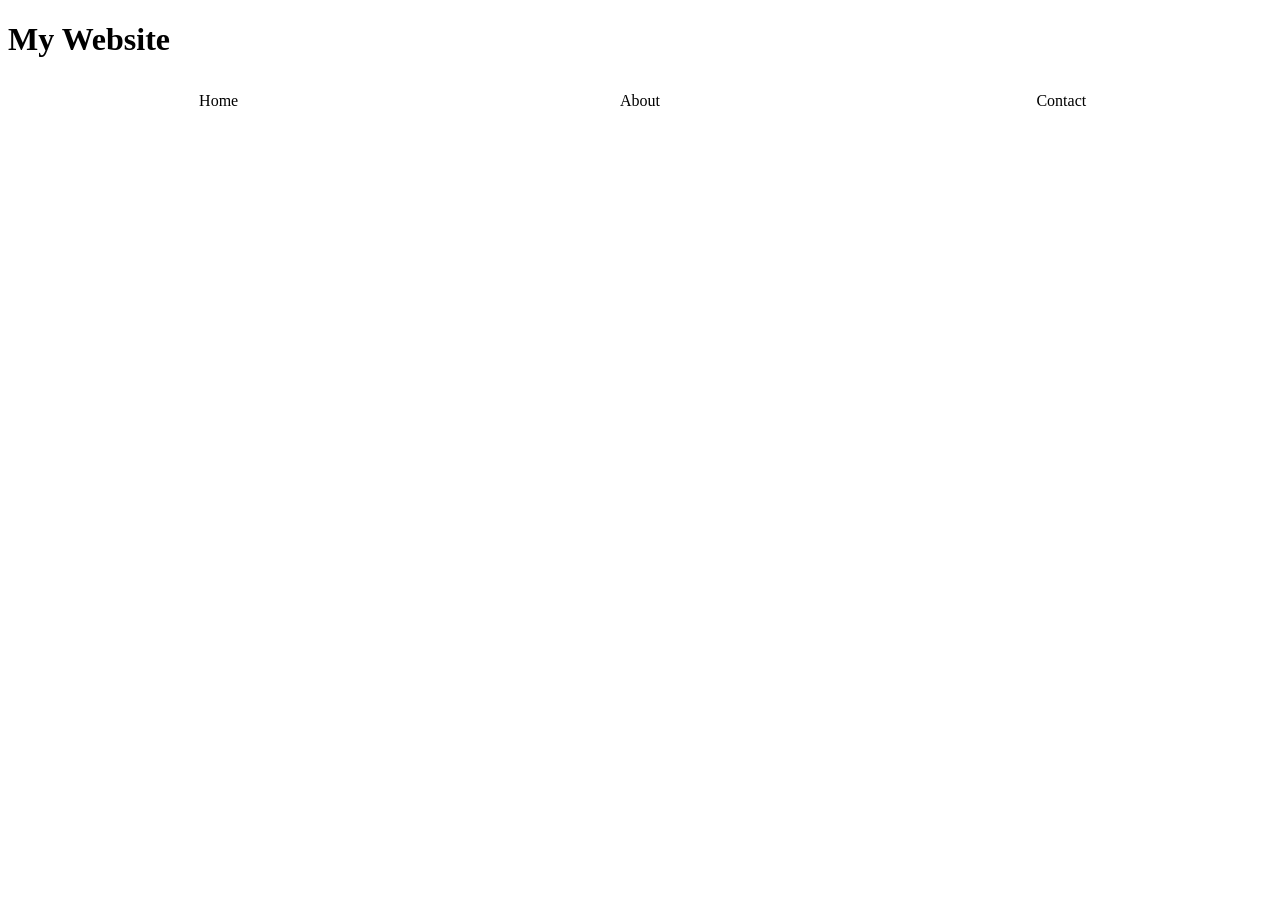
<file: week01/basic-layout.html>
<!DOCTYPE html>
<html lang="en">
<head>
    <meta charset="UTF-8">
    <meta name="viewport" content="width=device-width, initial-scale=1.0">
    <title>Layout</title>
    <link rel="stylesheet" href="styles/layout.css">
</head>
<body>

    <header>
        <h1>My Website</h1>
    </header>
    <nav class="navigation">
            <a href="#">Home</a>
            <a href="#">About</a>
            <a href="#">Contact</a>
        </nav>
    
    <main>

    </main>

    <aside>

    </aside>

    <footer>

    </footer>
</body>
</html>
</file>
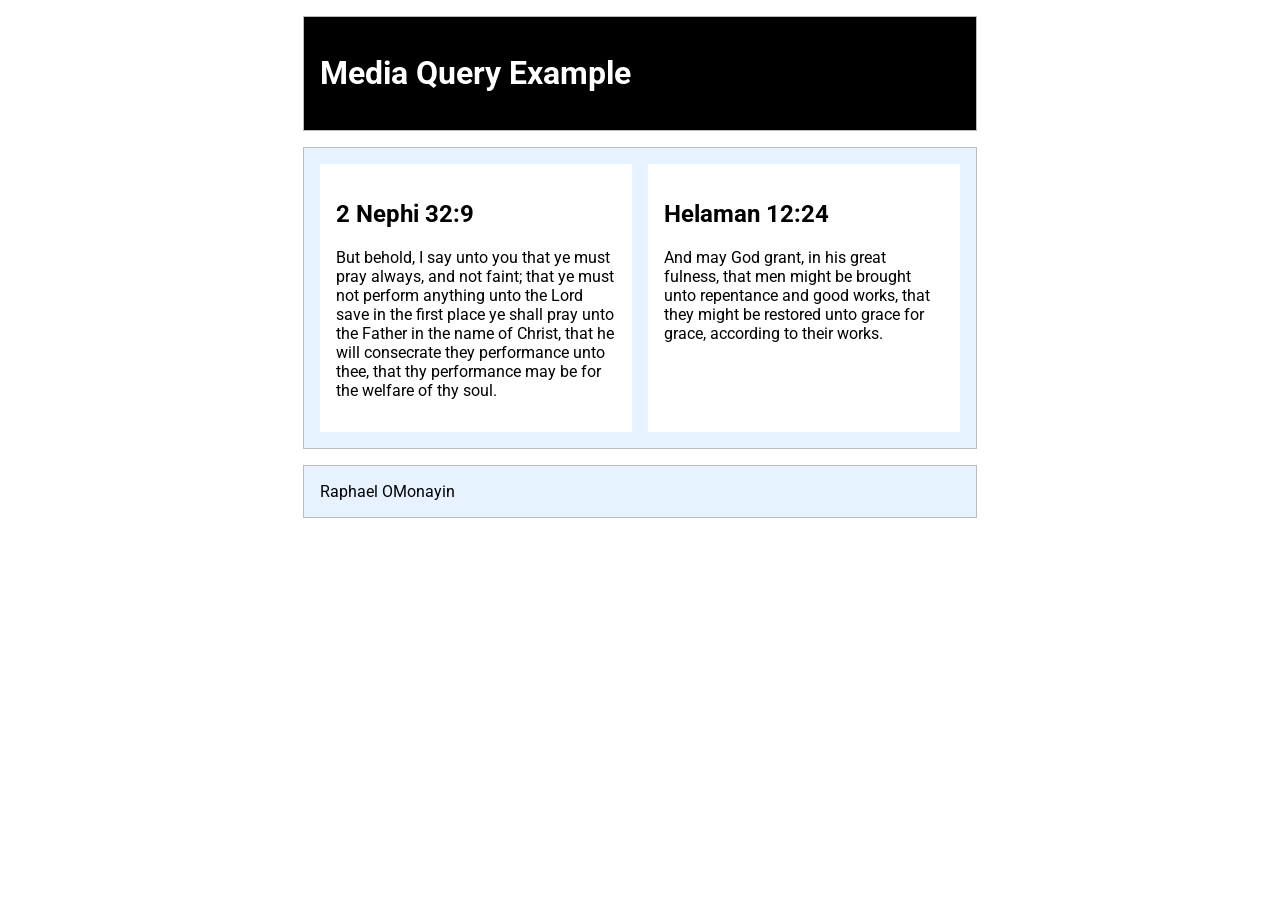
<file: week02/media-query.html>
<!DOCTYPE html>
<html lang="en">
<head>
    <meta charset="utf-8">
    <meta name="viewport" content="width=device-width, initial-scale=1.0">
    <title>WDD 131 - Media Query Example</title>
    <meta name="description" content="Media query learning activity example page.">
    <meta name="author" content="[Put your full name here]">
    <link rel="preconnect" href="https://fonts.googleapis.com">
    <link rel="preconnect" href="https://fonts.gstatic.com" crossorigin>
    <link href="https://fonts.googleapis.com/css2?family=Roboto&display=swap" rel="stylesheet">
    <link rel="stylesheet" href="styles/media-query.css">
    <link rel="stylesheet" href="styles/media-query-large.css">
</head>
<body>
    <header>
        <h1>Media Query Example</h1>
    </header>
<main>
  <section>
     <h2>2 Nephi 32:9</h2>
     <p>But behold, I say unto you that ye must pray always, and not faint; that ye must not perform anything unto the Lord save in the first place ye shall pray unto the Father in the name of Christ, that he will consecrate they performance unto thee, that thy performance may be for the welfare of thy soul.</p>
  </section>
  <section>
        <h2>Helaman 12:24</h2>
        <p>And may God grant, in his great fulness, that men might be brought unto repentance and good works, that they might be restored unto grace for grace, according to their works.</p>
  </section>
</main>
<footer>
  Raphael OMonayin
</footer>
</body>
</html>
</file>
<file: styles/base.css>
* {
    margin: 0;
    padding: 0;
    box-sizing: border-box;
}

body {
    font-family: 'Roboto', sans-serif;
    line-height: 1.6;
    color: #333;
    background-color: #f4f4f4;
}


header {
    background-color: #1e4d7b;
    color: white;
    padding: 2rem 1rem;
    text-align: center;
}

#course-title {
    display: block;
    font-family: 'Playfair Display', serif;
    font-size: 2rem;
    margin-bottom: 1.5rem;
    font-weight: 700;
}


nav {
    display: flex;
    justify-content: center;
    gap: 2rem;
    flex-wrap: wrap;
    background-color: #333;
    padding: 1rem;
}

nav a {
    color: white;
    text-decoration: none;
    font-weight: 500;
    padding: 0.5rem 1rem;
    transition: background-color 0.3s ease, transform 0.3s ease;
}

nav a:hover {
    background-color: #1e4d7b;
    border-radius: 4px;
    transform: scale(1.05);
}


main {
    max-width: 1000px;
    margin: 2rem auto;
    padding: 0 1rem;
}

h1 {
    font-family: 'Playfair Display', serif;
    font-size: 2.5rem;
    text-align: center;
    margin-bottom: 2rem;
    color: #333;
}


main {
    display: grid;
    grid-template-columns: 1fr;
}

main > h1 {
    grid-column: 1 / -1;
}

.card {
    background-color: white;
    border-radius: 8px;
    box-shadow: 0 2px 8px rgba(0, 0, 0, 0.1);
    overflow: hidden;
}

main > .card {
    display: grid;
    grid-column: 1 / -1;
}


main {
    display: grid;
    grid-template-columns: 1fr 1fr;
    gap: 2rem;
    max-width: 1000px;
    margin: 2rem auto;
    padding: 0 1rem;
}

main > h1 {
    grid-column: 1 / -1;
    margin-bottom: 1rem;
}

.card {
    background-color: white;
    border-radius: 8px;
    box-shadow: 0 2px 8px rgba(0, 0, 0, 0.1);
    overflow: hidden;
}

.card h2 {
    background-color: #1e4d7b;
    color: white;
    padding: 1rem;
    font-family: 'Playfair Display', serif;
    font-size: 1.5rem;
    margin: 0;
}

.card-content {
    padding: 1.5rem;
}

.card-content p {
    margin-bottom: 1rem;
    line-height: 1.8;
}

.card-content h3 {
    color: #1e4d7b;
    margin-top: 1.5rem;
    margin-bottom: 0.5rem;
    font-family: 'Playfair Display', serif;
}

.card-content img {
    max-width: 150px;
    height: auto;
    border-radius: 4px;
    margin-top: 1rem;
}

.card-content ul {
    list-style-position: inside;
    padding-left: 1rem;
}

.card-content ul li {
    margin-bottom: 0.5rem;
}

.card-content ul li a {
    color: #1e4d7b;
    text-decoration: none;
}

.card-content ul li a:hover {
    text-decoration: underline;
    color: #0d2644;
}


footer {
    background-color: #1e4d7b;
    color: white;
    text-align: center;
    padding: 2rem 1rem;
    margin-top: 3rem;
}

footer p {
    margin: 0.5rem 0;
    font-size: 0.95rem;
}

footer p:nth-child(2) {
    color: #ffeb3b;
    font-weight: 500;
}


@media (max-width: 768px) {
    #course-title {
        font-size: 1.5rem;
    }

    h1 {
        font-size: 2rem;
    }

    nav {
        gap: 1rem;
    }

    nav a {
        padding: 0.5rem 0.75rem;
        font-size: 0.9rem;
    }

    main {
        grid-template-columns: 1fr;
    }
}
</file>
<file: styles/form.css>
* {
    box-sizing: border-box;
    margin: 0;
    padding: 0;
}

body {
    font-family: 'Roboto', 'Segoe UI', Tahoma, Geneva, Verdana, sans-serif;
    background-color: #e8e1eb; 
    display: flex;
    flex-direction: column;
    min-height: 100vh;
    padding: 2rem;
}

header, footer {
    background-color: #2a1238; 
    color: #fff;
    text-align: center;
    padding: 1.2rem 0;
}

header h1 {
    font-size: 1.8rem;
    letter-spacing: 1px;
}

footer {
    margin-top: 2rem;
    padding: 1.5rem;
    font-size: 0.9rem;
    line-height: 1.6;
}

footer .footer-note {
    margin-top: 0.5rem;
    font-weight: bold;
    color: #d1c4e1;
}

main {
    display: flex;
    justify-content: center;
    flex: 1;
}

form {
    background-color: #fff;
    max-width: 600px;
    width: 100%;
    padding: 2rem;
    border-radius: 8px;
    box-shadow: 0 4px 12px rgba(0, 0, 0, 0.1);
}

.form-group {
    margin-bottom: 1.5rem;
}

label {
    display: block;
    margin-bottom: 0.5rem;
    font-weight: 600;
    color: #333;
}

.optional {
    font-weight: normal;
    color: #777;
    font-style: italic;
}

input[type="text"],
input[type="date"],
select,
textarea {
    width: 100%;
    padding: 0.75rem;
    border: 1px solid #ccc;
    border-radius: 4px;
    background-color: #fcfcfc;
    font-size: 1rem;
    transition: border-color 0.3s;
}

input:focus,
select:focus,
textarea:focus {
    border-color: #2a1238;
    outline: none;
    box-shadow: 0 0 0 2px rgba(42, 18, 56, 0.2);
}

.checkbox-group {
    background-color: #f4f0f5;
    padding: 0.75rem;
    border-radius: 4px;
    border: 1px solid #e0dae3;
}

.checkbox-group label {
    display: inline-flex;
    align-items: center;
    font-weight: normal;
    margin-right: 1rem;
    margin-bottom: 0.25rem;
    cursor: pointer;
}

.checkbox-group input[type="checkbox"] {
    margin-right: 0.5rem;
    width: 16px;
    height: 16px;
    accent-color: #2a1238;
}

.star-rating {
    display: flex;
    flex-direction: row-reverse;
    justify-content: flex-end;
    gap: 0.2rem;
}

.star-rating input[type="radio"] {
    display: none;
}

.star-rating label {
    font-size: 2.2rem;
    color: #ccc;
    cursor: pointer;
    transition: color 0.2s;
}

.star-rating input:checked ~ label,
.star-rating label:hover,
.star-rating label:hover ~ label {
    color: #f5c518; 
}

.helper-text {
    font-size: 0.8rem;
    color: #666;
    margin-top: 0.4rem;
}

input[type="submit"] {
    background-color: #2a1238;
    color: #fff;
    font-size: 1.2rem;
    font-weight: bold;
    padding: 0.75rem 2rem;
    border: none;
    border-radius: 4px;
    cursor: pointer;
    width: 100%;
    transition: background-color 0.2s;
}

input[type="submit"]:hover {
    background-color: #4a1f5e;
}


.confirmation-box {
            background-color: #fff;
            max-width: 600px;
            width: 100%;
            padding: 2.5rem;
            border-radius: 8px;
            box-shadow: 0 4px 12px rgba(0, 0, 0, 0.1);
            text-align: center;
        }
        .confirmation-box h2 {
            color: #2a1238;
            margin-bottom: 1rem;
        }

        .counter-box {
            background-color: #f4f0f5;
            border: 1px solid #d1c4e1;
            border-radius: 8px;
            padding: 1.5rem;
            margin: 2rem 0;
        }

        .counter-box p {
            margin-bottom: 0.5rem;
            font-weight: bold;
        }

        #reviewCounter {
            font-size: 3rem;
            font-weight: bold;
            color: #2a1238;
        }

        .back-link {
            display: inline-block;
            background-color: #2a1238;
            color: #fff;
            text-decoration: none;
            padding: 0.75rem 2rem;
            border-radius: 4px;
            font-weight: bold;
            transition: background-color 0.2s;
        }

        .back-link:hover {
            background-color: #4a1f5e;
        }
/* Responsive adjustments */
@media (max-width: 480px) {
    body {
        padding: 1rem;
    }
    
    form {
        padding: 1.5rem;
    }
    
    .checkbox-group label {
        display: block;
        margin-bottom: 0.5rem;
    }
}
</file>
<file: styles/temples.css>
* {
    margin: 0;
    padding: 0;
    box-sizing: border-box;
}

body {
    font-family: 'Inter', sans-serif;
    background-color: #f8f5f0;
    color: #1a2a4a;
    line-height: 1.6;
    padding: 1rem;
}

h1, h2, h3, .site-title {
    font-family: 'Playfair Display', serif;
    font-weight: 700;
}

header {
    background-color: #1a2a4a;
    color: #fff;
    padding: 0.75rem 1.5rem;
    border-radius: 8px;
    margin-bottom: 2rem;
    box-shadow: 0 4px 8px rgba(0,0,0,0.1);
}

.header-inner {
    display: flex;
    flex-direction: column;
    align-items: stretch;
}

.logo-area {
    display: flex;
    justify-content: space-between;
    align-items: center;
}

.site-title {
    font-size: 1.5rem;
    letter-spacing: 1px;
    color: #c9a84c;
}


#hamburger-btn {
    background: none;
    border: 2px solid #c9a84c;
    color: #c9a84c;
    font-size: 1.8rem;
    width: 48px;
    height: 48px;
    border-radius: 6px;
    cursor: pointer;
    display: flex;
    align-items: center;
    justify-content: center;
    transition: background 0.2s;
}

#hamburger-btn:hover {
    background-color: rgba(201, 168, 76, 0.15);
}

#hamburger-btn .close-icon {
    display: none;
}
#hamburger-btn.open .hamburger-icon {
    display: none;
}
#hamburger-btn.open .close-icon {
    display: inline;
}


#main-nav {
    display: none;          
    width: 100%;
    margin-top: 0.75rem;
    border-top: 1px solid rgba(255,255,255,0.15);
    padding-top: 0.75rem;
}

#main-nav.open {
    display: block;         
}

.nav-list {
    list-style: none;
    display: flex;
    flex-direction: column;
    gap: 0.5rem;
}

.nav-list li a {
    color: #f0ece4;
    text-decoration: none;
    font-weight: 500;
    padding: 0.5rem 0.75rem;
    border-radius: 4px;
    display: block;
    transition: background 0.2s, color 0.2s;
}

.nav-list li a:hover {
    background-color: #c9a84c;
    color: #1a2a4a;
}

.nav-list li a.active {
    color: #c9a84c;
    font-weight: 600;
}


main {
    max-width: 800px;
    margin: 0 auto;
    padding: 0 0.5rem;
}

main h2 {
    font-size: 2rem;
    text-align: center;
    margin-bottom: 1.5rem;
    color: #1a2a4a;
    /* border-left: 6px solid #c9a84c; */
    padding-left: 1rem;
}


.gallery {
    display: grid;
    grid-template-columns: 1fr;
    gap: 1.5rem;
}

figure {
    background-color: #fff;
    /* border-radius: 10px; */
    overflow: hidden;
    box-shadow: 0 4px 12px rgba(0,0,0,0.08);
    transition: transform 0.2s ease;
}

figure:hover {
    transform: translateY(-4px);
}

figure img {
    width: 100%;
    height: auto;
    display: block;
}

figcaption {
    font-family: 'Inter', sans-serif;
    font-weight: 400;
    font-size: 1rem;
    padding: 0.75rem 1rem;
    background-color: #fff;
    color: #1a2a4a;
    text-align: center;
    border-top: 1px solid #e8e2d8;
}


footer {
    margin-top: 3rem;
    padding: 1.5rem 0.5rem;
    text-align: center;
    border-top: 2px solid #e8e2d8;
    font-size: 0.9rem;
    color: #4a4a4a;
    background-color: #1a2a4a;
    border-radius: 8px;
    margin-bottom: 2rem;
}

footer p:first-child {
    font-weight: 500;
    color: white;
}

#last-modified {
    font-size: 0.8rem;
    color: white;
    margin-top: 0.25rem;
}
</file>
<file: styles/temples-large.css>
@media screen and (min-width: 768px) {

    
    .header-inner {
        flex-direction: row;
        justify-content: space-between;
        align-items: center;
    }

    #hamburger-btn {
        display: none;               
    }

    #main-nav {
        display: flex !important;  
        width: auto;
        margin-top: 0;
        border-top: none;
        padding-top: 0;
    }

    .nav-list {
        flex-direction: row;
        gap: 0.25rem;
    }

    .nav-list li a {
        padding: 0.5rem 1.2rem;
        border-radius: 20px;
    }

    
    .gallery {
        grid-template-columns: repeat(auto-fit, minmax(280px, 1fr));
        gap: 2rem;
    }
}


@media screen and (min-width: 1024px) {
    .gallery {
        grid-template-columns: repeat(3, 1fr);
        gap: 2.5rem;
    }

    main h1 {
        font-size: 2.5rem;
    }

    .site-title {
        font-size: 2rem;
    }
}
</file>
<file: project/style/pet.css>
:root {
    --primary-blue: #2A5C7A;
    --primary-gold: #F4A261;
    --bg-cream: #FFFDF7;
    --text-dark: #2D3E3A;
    --white: #FFFFFF;
    --shadow: 0 6px 20px rgba(42, 92, 122, 0.13);
    --radius: 16px;
    --transition: 0.3s ease;
}


* {
    margin: 0;
    padding: 0;
    box-sizing: border-box;
}

body {
    font-family: 'Nunito', sans-serif;
    background: var(--bg-cream);
    color: var(--text-dark);
    line-height: 1.6;
    min-height: 100vh;
    display: flex;
    flex-direction: column;
}

nav {
    background: var(--primary-blue);
    padding: 0.8rem 2rem;
    display: flex;
    justify-content: space-between;
    align-items: center;
    flex-wrap: wrap;
    gap: 0.5rem 1rem;
    position: sticky;
    top: 0;
    z-index: 1000;
    box-shadow: 0 2px 12px rgba(0, 0, 0, 0.15);
}

.logo {
    font-family: 'Playfair Display', serif;
    font-size: 1.8rem;
    font-weight: 700;
    color: var(--white);
    letter-spacing: -0.5px;
}
.logo span {
    color: var(--primary-gold);
}

.nav-links {
    list-style: none;
    display: flex;
    gap: 0.3rem;
    flex-wrap: wrap;
}

.nav-links a {
    color: rgba(255, 255, 255, 0.85);
    text-decoration: none;
    padding: 0.4rem 1.2rem;
    border-radius: 40px;
    font-weight: 600;
    font-size: 0.95rem;
    transition: var(--transition);
}

.nav-links a:hover {
    background: rgba(255, 255, 255, 0.15);
    color: var(--white);
}

.nav-links a.active {
    background: var(--white);
    color: var(--primary-blue);
    box-shadow: 0 2px 8px rgba(0, 0, 0, 0.1);
}

.container {
    max-width: 1200px;
    margin: 0 auto;
    padding: 2rem 1.5rem;
    flex: 1;
    width: 100%;
}

.page {
    display: none;
    animation: fadeUp 0.45s ease;
}
.page.active-page {
    display: block;
}

@keyframes fadeUp {
    0% {
        opacity: 0;
        transform: translateY(20px);
    }
    100% {
        opacity: 1;
        transform: translateY(0);
    }
}

h1,
h2,
h3 {
    font-family: 'Playfair Display', serif;
    font-weight: 700;
    color: var(--primary-blue);
}

h1 {
    font-size: 2.8rem;
}
h2 {
    font-size: 2rem;
    margin-bottom: 1.2rem;
    border-left: 6px solid var(--primary-gold);
    padding-left: 1rem;
}
h3 {
    font-size: 1.4rem;
    margin-bottom: 0.3rem;
}

.hero {
    background: linear-gradient(135deg, var(--primary-blue), #3a7a9e);
    color: var(--white);
    padding: 3rem 2.5rem;
    border-radius: var(--radius);
    text-align: center;
    margin-bottom: 2.5rem;
    box-shadow: var(--shadow);
}

.hero h1 {
    color: var(--white);
    font-size: 3rem;
}
.hero p {
    font-size: 1.2rem;
    opacity: 0.9;
    max-width: 550px;
    margin: 0.5rem auto 1.2rem;
}

.cta-btn {
    display: inline-block;
    background: var(--primary-gold);
    color: var(--text-dark);
    padding: 0.7rem 2.2rem;
    border-radius: 40px;
    font-weight: 800;
    text-decoration: none;
    transition: var(--transition);
    font-size: 1.05rem;
    border: none;
    cursor: pointer;
}
.cta-btn:hover {
    transform: scale(1.04);
    background: #e8944a;
}

.breed-grid {
    display: grid;
    grid-template-columns: repeat(auto-fit, minmax(200px, 1fr));
    gap: 1.8rem;
    margin-top: 0.5rem;
}

.breed-card {
    background: var(--white);
    border-radius: var(--radius);
    padding: 1.2rem 1rem 1rem;
    box-shadow: var(--shadow);
    text-align: center;
    transition: var(--transition);
    border: 2px solid transparent;
}
.breed-card:hover {
    transform: translateY(-5px);
    border-color: var(--primary-gold);
}

.breed-card img {
    width: 100%;
    aspect-ratio: 1/1;
    object-fit: cover;
    border-radius: 12px;
    background: #eef2f0;
}

.breed-card h3 {
    margin: 0.6rem 0 0.2rem;
    font-family: 'Nunito', sans-serif;
    font-weight: 800;
    color: var(--text-dark);
}

.breed-card .traits {
    font-size: 0.85rem;
    color: #5a6e66;
    margin-bottom: 0.3rem;
}

.breed-card .like-btn {
    background: none;
    border: none;
    font-size: 1.8rem;
    cursor: pointer;
    transition: var(--transition);
    margin-top: 0.2rem;
    line-height: 1;
    color: #ccc;
}
.breed-card .like-btn.liked {
    color: #e74c3c;
}
.breed-card .like-btn:hover {
    transform: scale(1.15);
}

.favorite-count {
    text-align: right;
    font-weight: 600;
    color: var(--primary-blue);
    margin-bottom: 0.3rem;
    font-size: 0.95rem;
}

.page-intro {
    margin-bottom: 1.2rem;
}

.care-grid {
    display: grid;
    grid-template-columns: repeat(auto-fit, minmax(260px, 1fr));
    gap: 2rem;
    margin-top: 0.5rem;
}

.care-card {
    background: var(--white);
    padding: 1.8rem 1.5rem;
    border-radius: var(--radius);
    box-shadow: var(--shadow);
    border-left: 6px solid var(--primary-gold);
    transition: var(--transition);
}
.care-card:hover {
    box-shadow: 0 10px 28px rgba(42, 92, 122, 0.18);
}

.care-card h3 {
    font-family: 'Playfair Display', serif;
    color: var(--primary-blue);
}

.care-card p {
    margin: 0.5rem 0 1rem;
    color: #3f554c;
}

.reminder-btn {
    background: var(--primary-blue);
    color: var(--white);
    border: none;
    padding: 0.5rem 1.8rem;
    border-radius: 40px;
    font-weight: 700;
    font-size: 0.9rem;
    cursor: pointer;
    transition: var(--transition);
    font-family: 'Nunito', sans-serif;
}
.reminder-btn:hover {
    background: var(--primary-gold);
    color: var(--text-dark);
    transform: scale(1.03);
}

.about-content {
    max-width: 800px;
}

.about-content p {
    margin-bottom: 1rem;
}

.hours-box {
    background: var(--white);
    padding: 1.5rem 2rem;
    border-radius: var(--radius);
    box-shadow: var(--shadow);
    margin-top: 1.5rem;
    max-width: 450px;
}
.hours-box h3 {
    font-family: 'Nunito', sans-serif;
    font-weight: 800;
    color: var(--primary-gold);
}
.hours-box ul {
    list-style: none;
    padding: 0;
    margin-top: 0.5rem;
}
.hours-box li {
    padding: 0.4rem 0;
    border-bottom: 1px solid #e6ece8;
    display: flex;
    justify-content: space-between;
}
.hours-box li:last-child {
    border-bottom: none;
}

.contact-wrapper {
    max-width: 650px;
}

.contact-form {
    background: var(--white);
    padding: 2rem;
    border-radius: var(--radius);
    box-shadow: var(--shadow);
}

.form-group {
    margin-bottom: 1.2rem;
}

.form-group label {
    display: block;
    font-weight: 600;
    font-size: 0.9rem;
    margin-bottom: 0.2rem;
}

.form-group input,
.form-group textarea {
    width: 100%;
    padding: 0.7rem 0.8rem;
    border: 2px solid #dce6e2;
    border-radius: 10px;
    font-family: 'Nunito', sans-serif;
    font-size: 0.95rem;
    transition: var(--transition);
    background: var(--bg-cream);
}

.form-group input:focus,
.form-group textarea:focus {
    outline: none;
    border-color: var(--primary-blue);
    box-shadow: 0 0 0 3px rgba(42, 92, 122, 0.15);
}

.form-group .error-msg {
    color: #d9534f;
    font-size: 0.8rem;
    display: none;
    margin-top: 0.2rem;
    font-weight: 600;
}

.form-group.invalid input,
.form-group.invalid textarea {
    border-color: #d9534f;
    background: #fff6f5;
}

.form-group.invalid .error-msg {
    display: block;
}

.submit-btn {
    background: var(--primary-blue);
    color: var(--white);
    border: none;
    padding: 0.8rem 2rem;
    border-radius: 40px;
    font-weight: 800;
    font-size: 1rem;
    cursor: pointer;
    transition: var(--transition);
    font-family: 'Nunito', sans-serif;
    width: 100%;
}
.submit-btn:hover {
    background: var(--primary-gold);
    color: var(--text-dark);
}

.form-success {
    display: none;
    background: #d4edda;
    color: #155724;
    padding: 0.8rem 1.2rem;
    border-radius: 10px;
    margin-top: 1rem;
    font-weight: 600;
    border: 1px solid #c3e6cb;
    text-align: center;
}
.form-success.show {
    display: block;
}

footer {
    text-align: center;
    padding: 1.5rem 1rem;
    color: #5b7168;
    font-size: 0.9rem;
    border-top: 2px solid var(--primary-gold);
    margin-top: 2rem;
    background: var(--white);
}

.footer-sub {
    font-size: 0.8rem;
    opacity: 0.7;
    margin-top: 0.2rem;
}

@media (max-width: 800px) {
    .hero h1 {
        font-size: 2.2rem;
    }
    .hero {
        padding: 2rem 1.2rem;
    }
}

@media (max-width: 600px) {
    nav {
        flex-direction: column;
        align-items: stretch;
        padding: 0.6rem 1rem;
    }
    .logo {
        text-align: center;
        font-size: 1.5rem;
    }
    .nav-links {
        justify-content: center;
        gap: 0.2rem;
    }
    .nav-links a {
        padding: 0.3rem 0.8rem;
        font-size: 0.85rem;
    }
    .container {
        padding: 1rem;
    }
    .breed-grid {
        grid-template-columns: repeat(auto-fit, minmax(150px, 1fr));
        gap: 1rem;
    }
    .care-grid {
        grid-template-columns: 1fr;
    }
    h1 {
        font-size: 2rem;
    }
    h2 {
        font-size: 1.6rem;
    }
    .hours-box {
        max-width: 100%;
    }
    .contact-form {
        padding: 1.2rem;
    }
}
</file>
<file: project/style/siteplan.css>
:root {
    --primary-blue: #2A5C7A;
    --primary-gold: #F4A261;
    --bg-cream: #FFFDF7;
    --text-dark: #2D3E3A;
    --white: #FFFFFF;
    --shadow: 0 4px 16px rgba(42, 92, 122, 0.12);
    --radius: 12px;
}

* {
    margin: 0;
    padding: 0;
    box-sizing: border-box;
}

body {
    font-family: 'Nunito', sans-serif; /* Primary body font */
    background: var(--bg-cream);
    color: var(--text-dark);
    line-height: 1.7;
    padding: 2rem 1.5rem;
    max-width: 1100px;
    margin: 0 auto;
}

h1, h2, h3 {
    font-family: 'Playfair Display', serif;
    font-weight: 700;
    color: var(--primary-blue);
    margin-top: 0.2rem;
    margin-bottom: 0.5rem;
}

h1 {
    font-size: 2.6rem;
    border-bottom: 4px solid var(--primary-gold);
    display: inline-block;
    padding-bottom: 0.25rem;
}

h2 {
    font-size: 2rem;
    margin-top: 2.5rem;
    border-left: 6px solid var(--primary-gold);
    padding-left: 1rem;
}

h3 {
    font-size: 1.4rem;
    margin-top: 1.5rem;
    color: var(--primary-blue);
}

nav {
    background: var(--primary-blue);
    padding: 1rem 1.8rem;
    border-radius: var(--radius);
    margin: 1.5rem 0 2.5rem 0;
    box-shadow: var(--shadow);
}

nav ul {
    list-style: none;
    display: flex;
    flex-wrap: wrap;
    gap: 1.2rem 2rem;
    justify-content: center;
}

nav a {
    color: var(--white);
    text-decoration: none;
    font-weight: 600;
    font-size: 1.05rem;
    transition: 0.2s;
    padding: 0.2rem 0.4rem;
    border-radius: 4px;
}

nav a:hover {
    background: var(--primary-gold);
    color: var(--text-dark);
}

section {
    background: var(--white);
    padding: 1.8rem 2rem;
    border-radius: var(--radius);
    box-shadow: var(--shadow);
    margin-bottom: 2.2rem;
    border: 1px solid #f0f0f0;
}

table {
    width: 100%;
    border-collapse: collapse;
    margin: 1rem 0;
    font-family: 'Nunito', sans-serif;
}

th {
    background: var(--primary-blue);
    color: var(--white);
    padding: 0.7rem 1rem;
    text-align: left;
    font-weight: 700;
}

td {
    padding: 0.7rem 1rem;
    border-bottom: 1px solid #e8edf0;
}

tr:last-child td {
    border-bottom: none;
}

.color-swatch {
    display: inline-block;
    width: 28px;
    height: 28px;
    border-radius: 6px;
    vertical-align: middle;
    margin-right: 8px;
    border: 1px solid #ccc;
}

dl {
    display: grid;
    grid-template-columns: auto 1fr;
    gap: 0.8rem 1.5rem;
    margin: 1rem 0;
}

dt {
    font-weight: 800;
    color: var(--primary-blue);
    background: #eef4f7;
    padding: 0.3rem 0.8rem;
    border-radius: 20px;
    font-size: 0.95rem;
    white-space: nowrap;
}

dd {
    margin: 0;
    padding: 0.3rem 0;
}

.wireframe-container {
    display: grid;
    grid-template-columns: 1fr 1fr;
    gap: 2rem;
    margin-top: 1.2rem;
}

figure {
    background: #f8fafb;
    border: 2px dashed var(--primary-gold);
    border-radius: var(--radius);
    padding: 1.2rem 1rem;
    text-align: center;
}

figure figcaption {
    font-weight: 700;
    color: var(--primary-blue);
    margin-bottom: 0.8rem;
    font-size: 1.1rem;
    background: var(--bg-cream);
    display: inline-block;
    padding: 0.2rem 1.2rem;
    border-radius: 30px;
}

.wireframe-box {
    font-family: 'Nunito', monospace;
    font-size: 0.75rem;
    line-height: 1.5;
    text-align: left;
    background: var(--white);
    padding: 1rem;
    border-radius: 8px;
    border: 1px solid #dce3e6;
    white-space: pre-wrap;
    word-break: break-all;
    color: var(--text-dark);
    max-width: 100%;
    overflow-x: auto;
}

.badge {
    background: var(--primary-gold);
    color: var(--text-dark);
    font-weight: 700;
    padding: 0.1rem 0.8rem;
    border-radius: 30px;
    font-size: 0.8rem;
    display: inline-block;
}

footer {
    margin-top: 3rem;
    text-align: center;
    font-size: 0.9rem;
    color: var(--primary-blue);
    border-top: 2px solid var(--primary-gold);
    padding-top: 1.5rem;
}

@media (max-width: 700px) {
    body { padding: 1rem; }
    h1 { font-size: 2rem; }
    h2 { font-size: 1.6rem; }
    .wireframe-container { grid-template-columns: 1fr; }
    dl { grid-template-columns: 1fr; gap: 0.3rem; }
    dt { white-space: normal; }
    nav ul { gap: 0.8rem; }
}
</file>
<file: week01/styles/layout.css>
.navigation { 
  display: flex;
  align-items: center;
  flex: 1 1 auto;
 }

.navigation a {
    display: block;
    color: black;
    width: 100%;
    padding: 0.75rem;
    text-decoration: none;
    text-align: center;
}
</file>
<file: week02/styles/media-query.css>
body {font-family: 'Roboto', sans-serif;}

header, main, footer {
  max-width: 640px;
  margin: 1rem auto;
  border: 1px solid #bbb;
  padding: 1rem;
  background-color: #e6f2ff;
}

main {
  display: grid;
  grid-template-columns: 1fr;
  grid-gap: 1rem;
}

section {
  padding: 1rem;
  background-color: #fff;
}

@media screen and (min-width: 500px) {
  header {
    background-color: #000;
    color: #fff;
  }
  
  main {
    grid-template-columns: 1fr 1fr;
  }
}
</file>
<file: week02/styles/media-query-large.css>
@media screen and (min-width: 500px){
    header{
        background-color: black;
    }
    main{
        grid-template-columns: 1fr 1fr;
    }   
}
</file>
